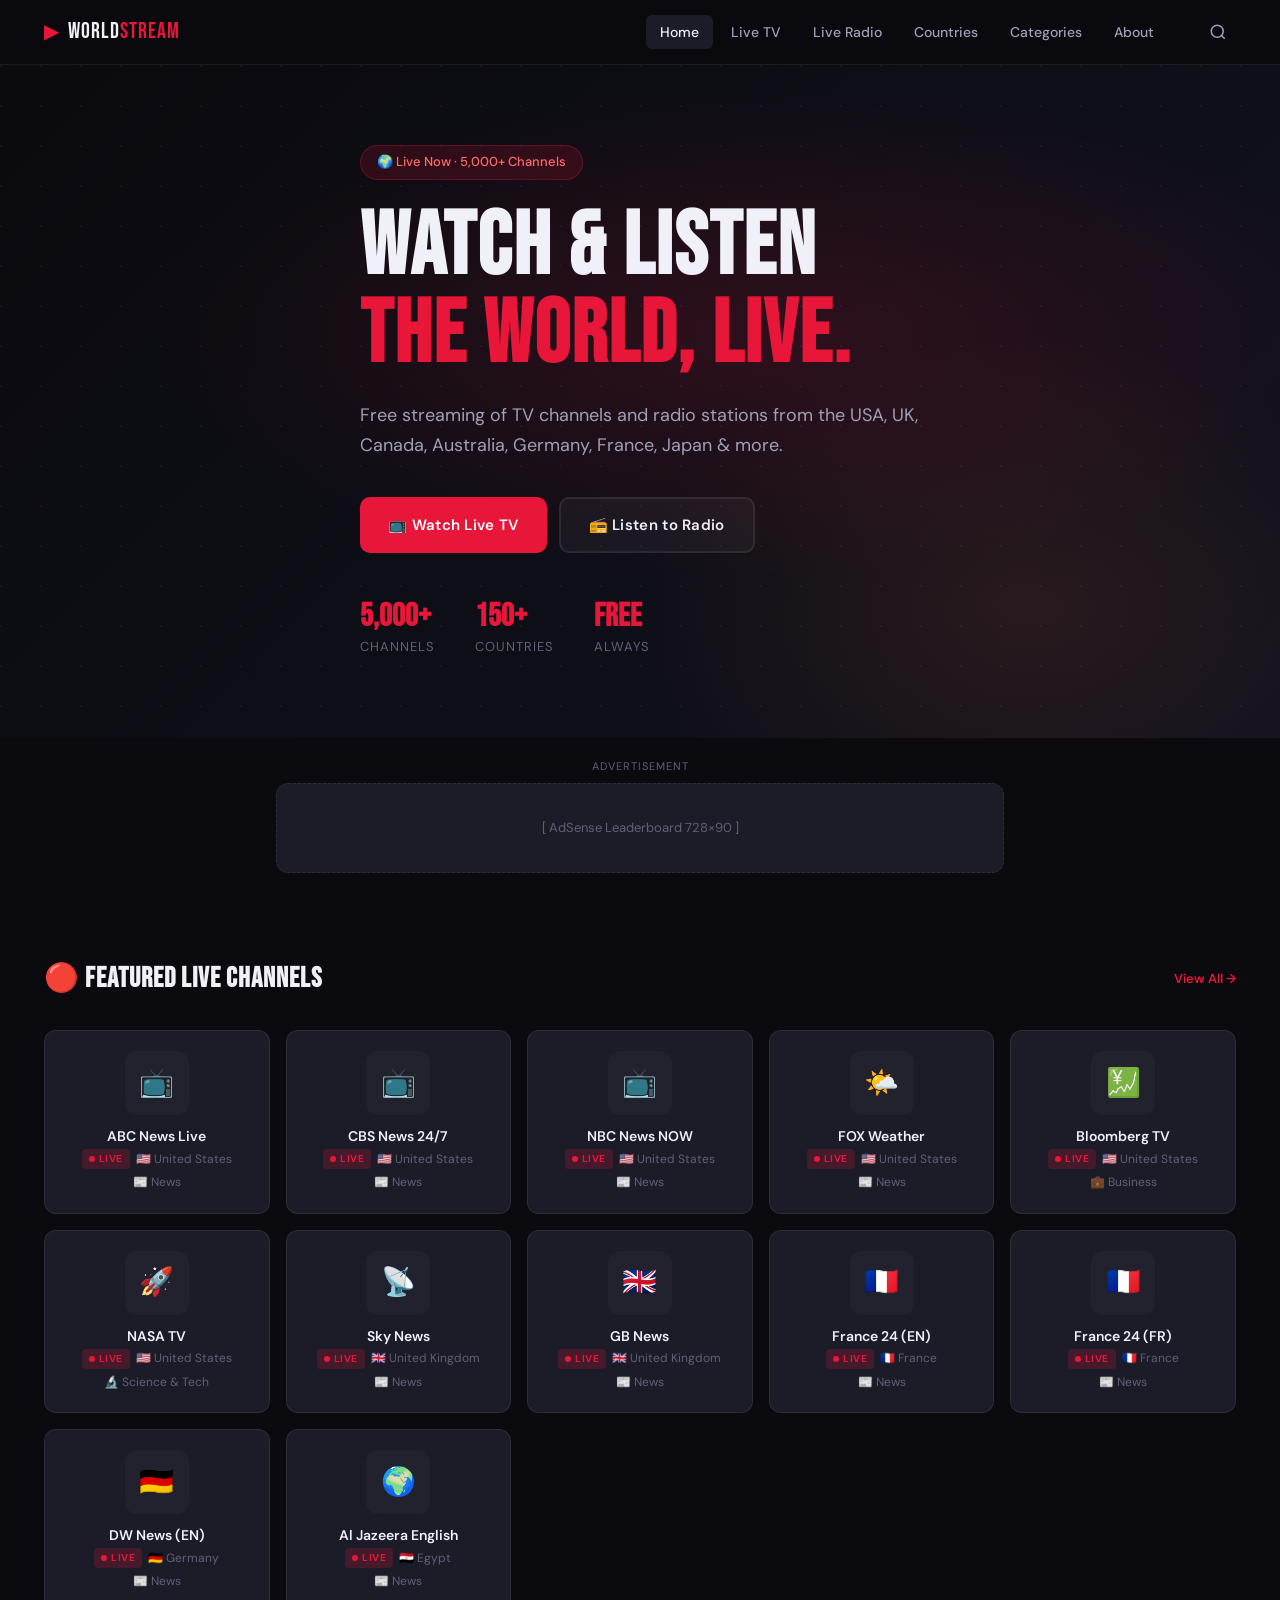
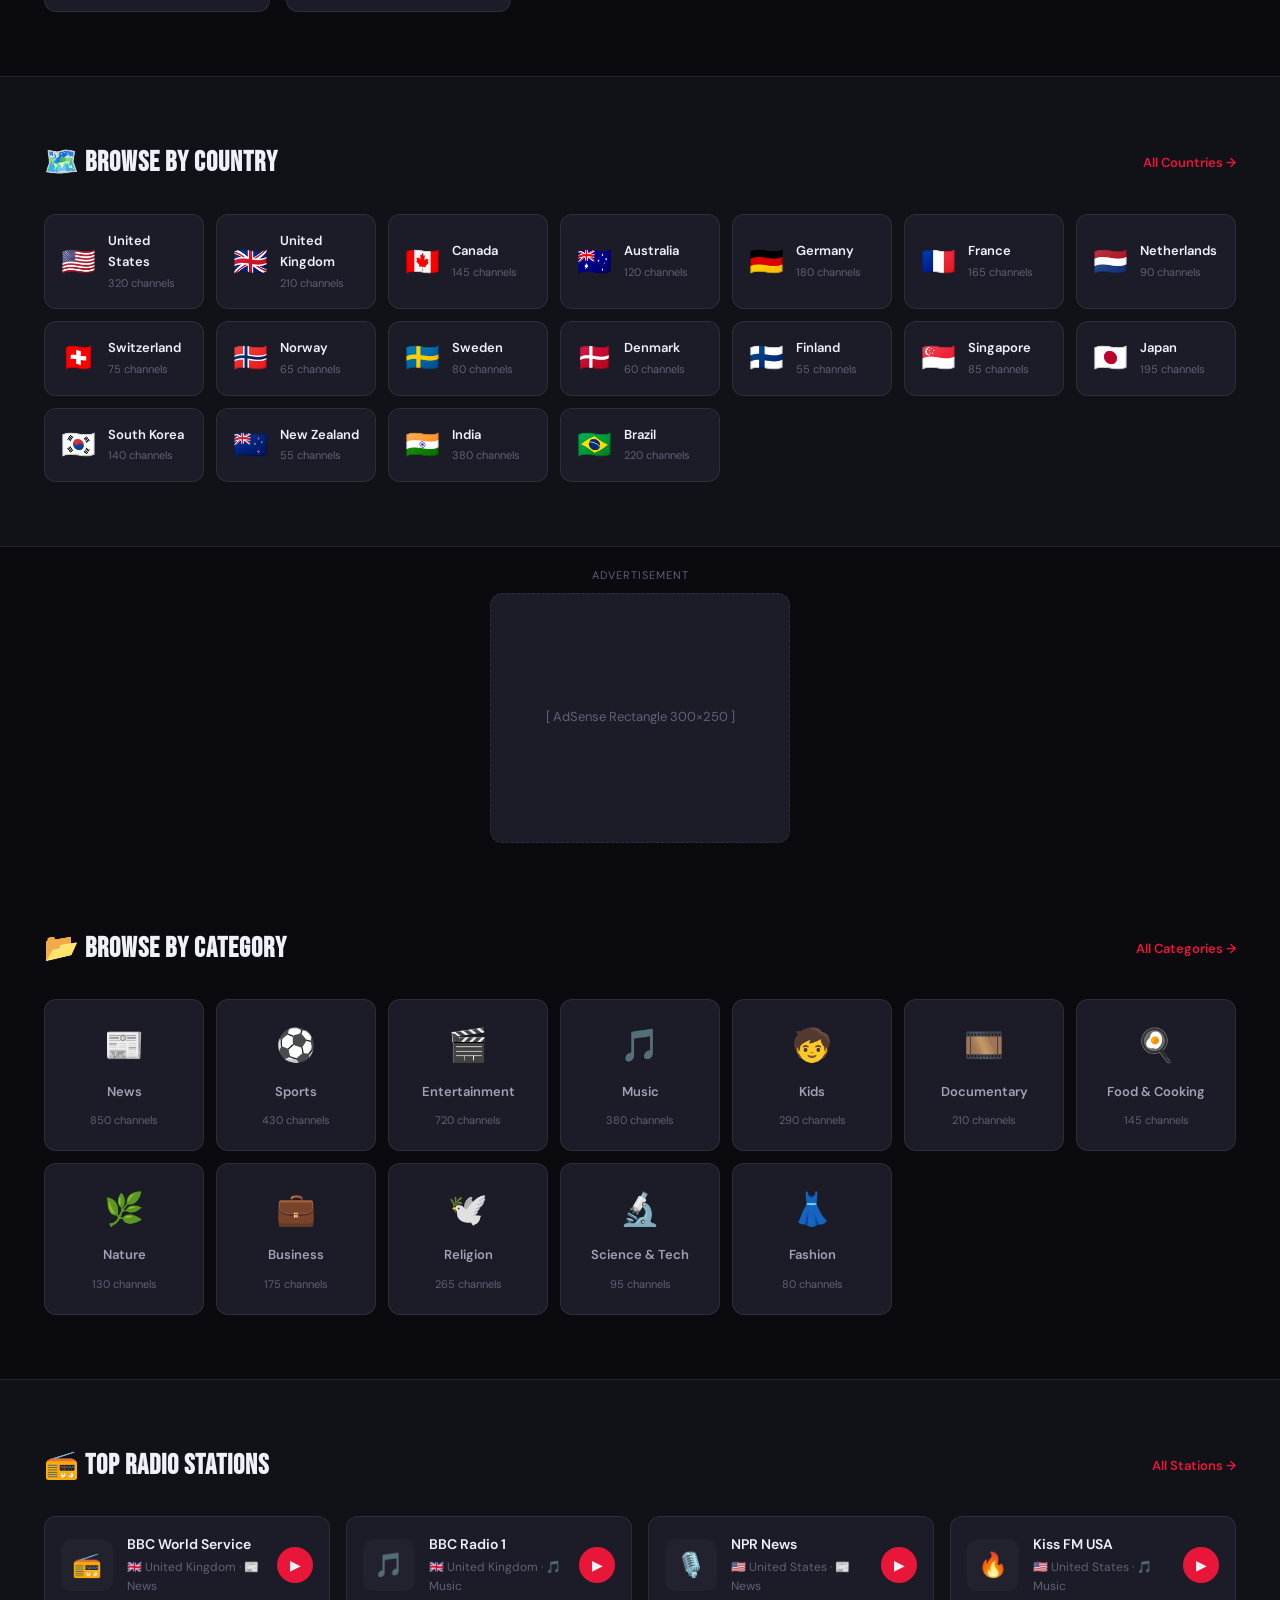
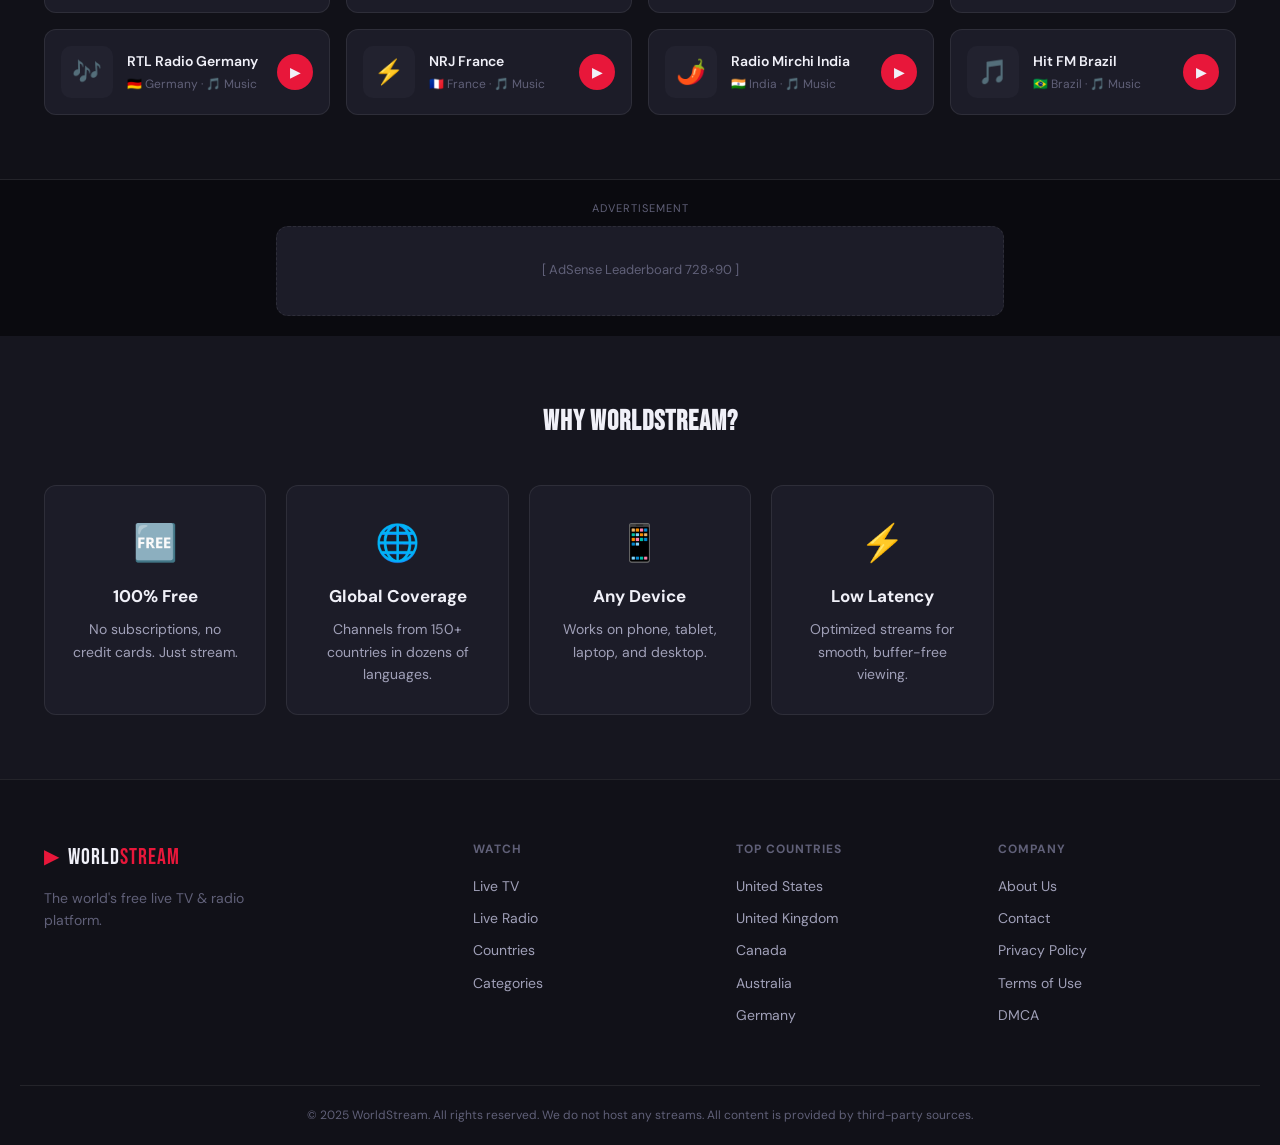
<file: index.html>
<!DOCTYPE html>
<html lang="en">
<head>
  <meta charset="UTF-8" />
  <meta name="viewport" content="width=device-width, initial-scale=1.0" />
  <title>WorldStream – Live TV & Radio from Around the Globe</title>
  <meta name="description" content="Watch and listen to live TV channels and radio stations from every country. Free streaming of news, entertainment, sports, and music worldwide." />
  <meta name="keywords" content="live tv, live radio, world tv, international channels, online tv, free streaming, news live, sports live" />
  <meta property="og:title" content="WorldStream – Live TV & Radio from Around the Globe" />
  <meta property="og:description" content="Stream thousands of live TV and radio stations from top countries worldwide." />
  <meta property="og:type" content="website" />
  <meta property="og:url" content="https://worldstream.tv" />
  <meta name="robots" content="index, follow" />
  <link rel="canonical" href="https://worldstream.tv/" />
  <!-- Google Fonts -->
  <link href="https://fonts.googleapis.com/css2?family=Bebas+Neue&family=DM+Sans:ital,wght@0,300;0,400;0,500;0,700;1,400&display=swap" rel="stylesheet" />
  <link rel="stylesheet" href="css/style.css" />
  <!-- AdSense placeholder -->
  <!-- <script async src="https://pagead2.googlesyndication.com/pagead/js/adsbygoogle.js?client=ca-pub-XXXXXXXXXXXXXXXX" crossorigin="anonymous"></script> -->
</head>
<body>

<!-- ===== HEADER ===== -->
<header class="site-header">
  <div class="container header-inner">
    <a href="index.html" class="logo">
      <span class="logo-icon">▶</span>
      <span class="logo-text">World<em>Stream</em></span>
    </a>
    <nav class="main-nav" id="mainNav">
      <a href="index.html" class="nav-link active">Home</a>
      <a href="pages/tv.html" class="nav-link">Live TV</a>
      <a href="pages/radio.html" class="nav-link">Live Radio</a>
      <a href="pages/countries.html" class="nav-link">Countries</a>
      <a href="pages/categories.html" class="nav-link">Categories</a>
      <a href="pages/about.html" class="nav-link">About</a>
    </nav>
    <div class="header-actions">
      <button class="search-btn" id="searchToggle" aria-label="Search">
        <svg width="18" height="18" viewBox="0 0 24 24" fill="none" stroke="currentColor" stroke-width="2"><circle cx="11" cy="11" r="8"/><line x1="21" y1="21" x2="16.65" y2="16.65"/></svg>
      </button>
      <button class="hamburger" id="hamburger" aria-label="Menu">
        <span></span><span></span><span></span>
      </button>
    </div>
  </div>
  <!-- Search Bar -->
  <div class="search-bar" id="searchBar">
    <div class="container">
      <input type="text" id="searchInput" placeholder="Search channels, stations, countries…" />
      <button class="close-search" id="closeSearch">✕</button>
    </div>
  </div>
</header>

<!-- ===== HERO ===== -->
<section class="hero">
  <div class="hero-bg"></div>
  <div class="container hero-content">
    <div class="hero-badge">🌍 Live Now · 5,000+ Channels</div>
    <h1 class="hero-title">Watch & Listen<br/><span>The World, Live.</span></h1>
    <p class="hero-sub">Free streaming of TV channels and radio stations from the USA, UK, Canada, Australia, Germany, France, Japan & more.</p>
    <div class="hero-cta">
      <a href="pages/tv.html" class="btn btn-primary">📺 Watch Live TV</a>
      <a href="pages/radio.html" class="btn btn-outline">📻 Listen to Radio</a>
    </div>
    <div class="hero-stats">
      <div class="stat"><strong>5,000+</strong><span>Channels</span></div>
      <div class="stat"><strong>150+</strong><span>Countries</span></div>
      <div class="stat"><strong>Free</strong><span>Always</span></div>
    </div>
  </div>
</section>

<!-- ===== AD UNIT TOP ===== -->
<div class="ad-container container">
  <div class="ad-label">Advertisement</div>
  <div class="ad-unit ad-leaderboard">
    <!-- AdSense: 728x90 Leaderboard -->
    <!-- <ins class="adsbygoogle" style="display:block" data-ad-client="ca-pub-XXXX" data-ad-slot="XXXX" data-ad-format="auto"></ins> -->
    <div class="ad-placeholder">[ AdSense Leaderboard 728×90 ]</div>
  </div>
</div>

<!-- ===== FEATURED CHANNELS ===== -->
<section class="section">
  <div class="container">
    <div class="section-header">
      <h2 class="section-title">🔴 Featured Live Channels</h2>
      <a href="pages/tv.html" class="see-all">View All →</a>
    </div>
    <div class="channels-grid" id="featuredChannels"></div>
  </div>
</section>

<!-- ===== TOP COUNTRIES ===== -->
<section class="section section-dark">
  <div class="container">
    <div class="section-header">
      <h2 class="section-title">🗺️ Browse by Country</h2>
      <a href="pages/countries.html" class="see-all">All Countries →</a>
    </div>
    <div class="countries-grid" id="countriesGrid"></div>
  </div>
</section>

<!-- ===== AD UNIT MID ===== -->
<div class="ad-container container">
  <div class="ad-label">Advertisement</div>
  <div class="ad-unit ad-rectangle">
    <div class="ad-placeholder">[ AdSense Rectangle 300×250 ]</div>
  </div>
</div>

<!-- ===== CATEGORIES ===== -->
<section class="section">
  <div class="container">
    <div class="section-header">
      <h2 class="section-title">📂 Browse by Category</h2>
      <a href="pages/categories.html" class="see-all">All Categories →</a>
    </div>
    <div class="categories-grid" id="categoriesGrid"></div>
  </div>
</section>

<!-- ===== FEATURED RADIO ===== -->
<section class="section section-dark">
  <div class="container">
    <div class="section-header">
      <h2 class="section-title">📻 Top Radio Stations</h2>
      <a href="pages/radio.html" class="see-all">All Stations →</a>
    </div>
    <div class="radio-grid" id="radioGrid"></div>
  </div>
</section>

<!-- ===== AD UNIT BOTTOM ===== -->
<div class="ad-container container">
  <div class="ad-label">Advertisement</div>
  <div class="ad-unit ad-leaderboard">
    <div class="ad-placeholder">[ AdSense Leaderboard 728×90 ]</div>
  </div>
</div>

<!-- ===== WHY US ===== -->
<section class="section features-section">
  <div class="container">
    <h2 class="section-title text-center">Why WorldStream?</h2>
    <div class="features-grid">
      <div class="feature-card">
        <div class="feature-icon">🆓</div>
        <h3>100% Free</h3>
        <p>No subscriptions, no credit cards. Just stream.</p>
      </div>
      <div class="feature-card">
        <div class="feature-icon">🌐</div>
        <h3>Global Coverage</h3>
        <p>Channels from 150+ countries in dozens of languages.</p>
      </div>
      <div class="feature-card">
        <div class="feature-icon">📱</div>
        <h3>Any Device</h3>
        <p>Works on phone, tablet, laptop, and desktop.</p>
      </div>
      <div class="feature-card">
        <div class="feature-icon">⚡</div>
        <h3>Low Latency</h3>
        <p>Optimized streams for smooth, buffer-free viewing.</p>
      </div>
    </div>
  </div>
</section>

<!-- ===== FOOTER ===== -->
<footer class="site-footer">
  <div class="container footer-inner">
    <div class="footer-brand">
      <a href="index.html" class="logo">
        <span class="logo-icon">▶</span>
        <span class="logo-text">World<em>Stream</em></span>
      </a>
      <p>The world's free live TV & radio platform.</p>
    </div>
    <div class="footer-links">
      <div class="footer-col">
        <h4>Watch</h4>
        <a href="pages/tv.html">Live TV</a>
        <a href="pages/radio.html">Live Radio</a>
        <a href="pages/countries.html">Countries</a>
        <a href="pages/categories.html">Categories</a>
      </div>
      <div class="footer-col">
        <h4>Top Countries</h4>
        <a href="pages/country.html?c=us">United States</a>
        <a href="pages/country.html?c=uk">United Kingdom</a>
        <a href="pages/country.html?c=ca">Canada</a>
        <a href="pages/country.html?c=au">Australia</a>
        <a href="pages/country.html?c=de">Germany</a>
      </div>
      <div class="footer-col">
        <h4>Company</h4>
        <a href="pages/about.html">About Us</a>
        <a href="pages/contact.html">Contact</a>
        <a href="pages/privacy.html">Privacy Policy</a>
        <a href="pages/terms.html">Terms of Use</a>
        <a href="pages/dmca.html">DMCA</a>
      </div>
    </div>
  </div>
  <div class="footer-bottom container">
    <p>© 2025 WorldStream. All rights reserved. We do not host any streams. All content is provided by third-party sources.</p>
  </div>
</footer>

<!-- ===== PLAYER MODAL ===== -->
<div class="player-modal" id="playerModal">
  <div class="player-overlay" id="playerOverlay"></div>
  <div class="player-box">
    <div class="player-header">
      <span class="player-title" id="playerTitle">Channel Name</span>
      <button class="player-close" id="playerClose">✕</button>
    </div>
    <div class="player-body" id="playerBody">
      <iframe id="playerIframe" src="" allowfullscreen allow="autoplay; encrypted-media"></iframe>
    </div>
    <div class="player-footer">
      <span id="playerCountry"></span>
      <span id="playerCategory"></span>
    </div>
  </div>
</div>

<script src="js/data.js"></script>
<script src="js/main.js"></script>
</body>
</html>
</file>
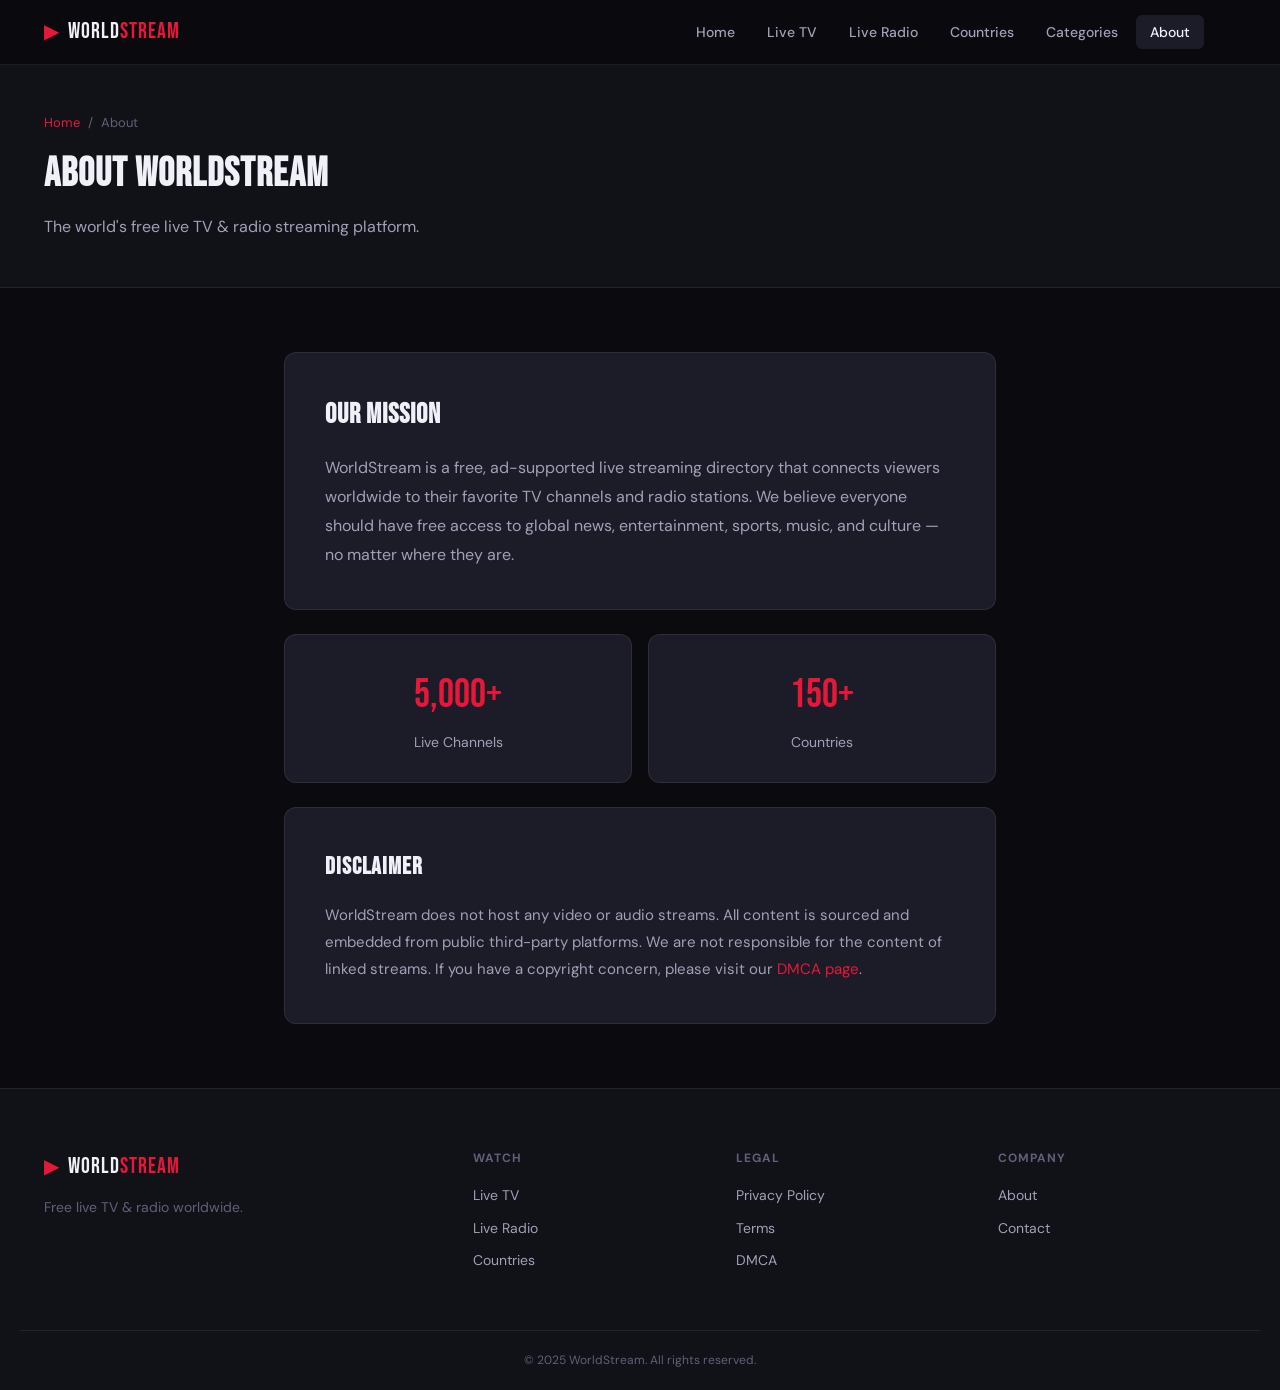
<file: pages/about.html>
<!DOCTYPE html>
<html lang="en">
<head>
  <meta charset="UTF-8" />
  <meta name="viewport" content="width=device-width, initial-scale=1.0" />
  <title>About WorldStream – Free Live TV & Radio</title>
  <meta name="description" content="Learn about WorldStream, the free global live TV and radio platform streaming from 150+ countries." />
  <link href="https://fonts.googleapis.com/css2?family=Bebas+Neue&family=DM+Sans:wght@300;400;500;700&display=swap" rel="stylesheet" />
  <link rel="stylesheet" href="../css/style.css" />
</head>
<body>
<header class="site-header">
  <div class="container header-inner">
    <a href="../index.html" class="logo"><span class="logo-icon">▶</span><span class="logo-text">World<em>Stream</em></span></a>
    <nav class="main-nav" id="mainNav">
      <a href="../index.html" class="nav-link">Home</a>
      <a href="tv.html" class="nav-link">Live TV</a>
      <a href="radio.html" class="nav-link">Live Radio</a>
      <a href="countries.html" class="nav-link">Countries</a>
      <a href="categories.html" class="nav-link">Categories</a>
      <a href="about.html" class="nav-link active">About</a>
    </nav>
    <div class="header-actions">
      <button class="hamburger" id="hamburger"><span></span><span></span><span></span></button>
    </div>
  </div>
</header>

<section class="page-hero">
  <div class="container">
    <div class="breadcrumb"><a href="../index.html">Home</a> <span>/</span> <span>About</span></div>
    <h1>About WorldStream</h1>
    <p>The world's free live TV & radio streaming platform.</p>
  </div>
</section>

<section class="section">
  <div class="container" style="max-width:760px;">
    <div style="background:var(--surface);border:1px solid var(--border);border-radius:var(--radius);padding:40px;margin-bottom:24px;">
      <h2 style="font-family:var(--font-display);font-size:28px;letter-spacing:1px;margin-bottom:16px;">Our Mission</h2>
      <p style="color:var(--text2);line-height:1.8;font-size:16px;">WorldStream is a free, ad-supported live streaming directory that connects viewers worldwide to their favorite TV channels and radio stations. We believe everyone should have free access to global news, entertainment, sports, music, and culture — no matter where they are.</p>
    </div>
    <div style="display:grid;grid-template-columns:1fr 1fr;gap:16px;margin-bottom:24px;">
      <div style="background:var(--surface);border:1px solid var(--border);border-radius:var(--radius);padding:28px;text-align:center;">
        <div style="font-family:var(--font-display);font-size:40px;color:var(--accent);">5,000+</div>
        <div style="font-size:14px;color:var(--text2);margin-top:4px;">Live Channels</div>
      </div>
      <div style="background:var(--surface);border:1px solid var(--border);border-radius:var(--radius);padding:28px;text-align:center;">
        <div style="font-family:var(--font-display);font-size:40px;color:var(--accent);">150+</div>
        <div style="font-size:14px;color:var(--text2);margin-top:4px;">Countries</div>
      </div>
    </div>
    <div style="background:var(--surface);border:1px solid var(--border);border-radius:var(--radius);padding:40px;">
      <h2 style="font-family:var(--font-display);font-size:24px;letter-spacing:1px;margin-bottom:16px;">Disclaimer</h2>
      <p style="color:var(--text2);line-height:1.8;font-size:15px;">WorldStream does not host any video or audio streams. All content is sourced and embedded from public third-party platforms. We are not responsible for the content of linked streams. If you have a copyright concern, please visit our <a href="dmca.html" style="color:var(--accent);">DMCA page</a>.</p>
    </div>
  </div>
</section>

<footer class="site-footer">
  <div class="container footer-inner">
    <div class="footer-brand"><a href="../index.html" class="logo"><span class="logo-icon">▶</span><span class="logo-text">World<em>Stream</em></span></a><p>Free live TV & radio worldwide.</p></div>
    <div class="footer-links">
      <div class="footer-col"><h4>Watch</h4><a href="tv.html">Live TV</a><a href="radio.html">Live Radio</a><a href="countries.html">Countries</a></div>
      <div class="footer-col"><h4>Legal</h4><a href="privacy.html">Privacy Policy</a><a href="terms.html">Terms</a><a href="dmca.html">DMCA</a></div>
      <div class="footer-col"><h4>Company</h4><a href="about.html">About</a><a href="contact.html">Contact</a></div>
    </div>
  </div>
  <div class="footer-bottom container"><p>© 2025 WorldStream. All rights reserved.</p></div>
</footer>
<script src="../js/data.js"></script>
<script src="../js/main.js"></script>
</body>
</html>
</file>
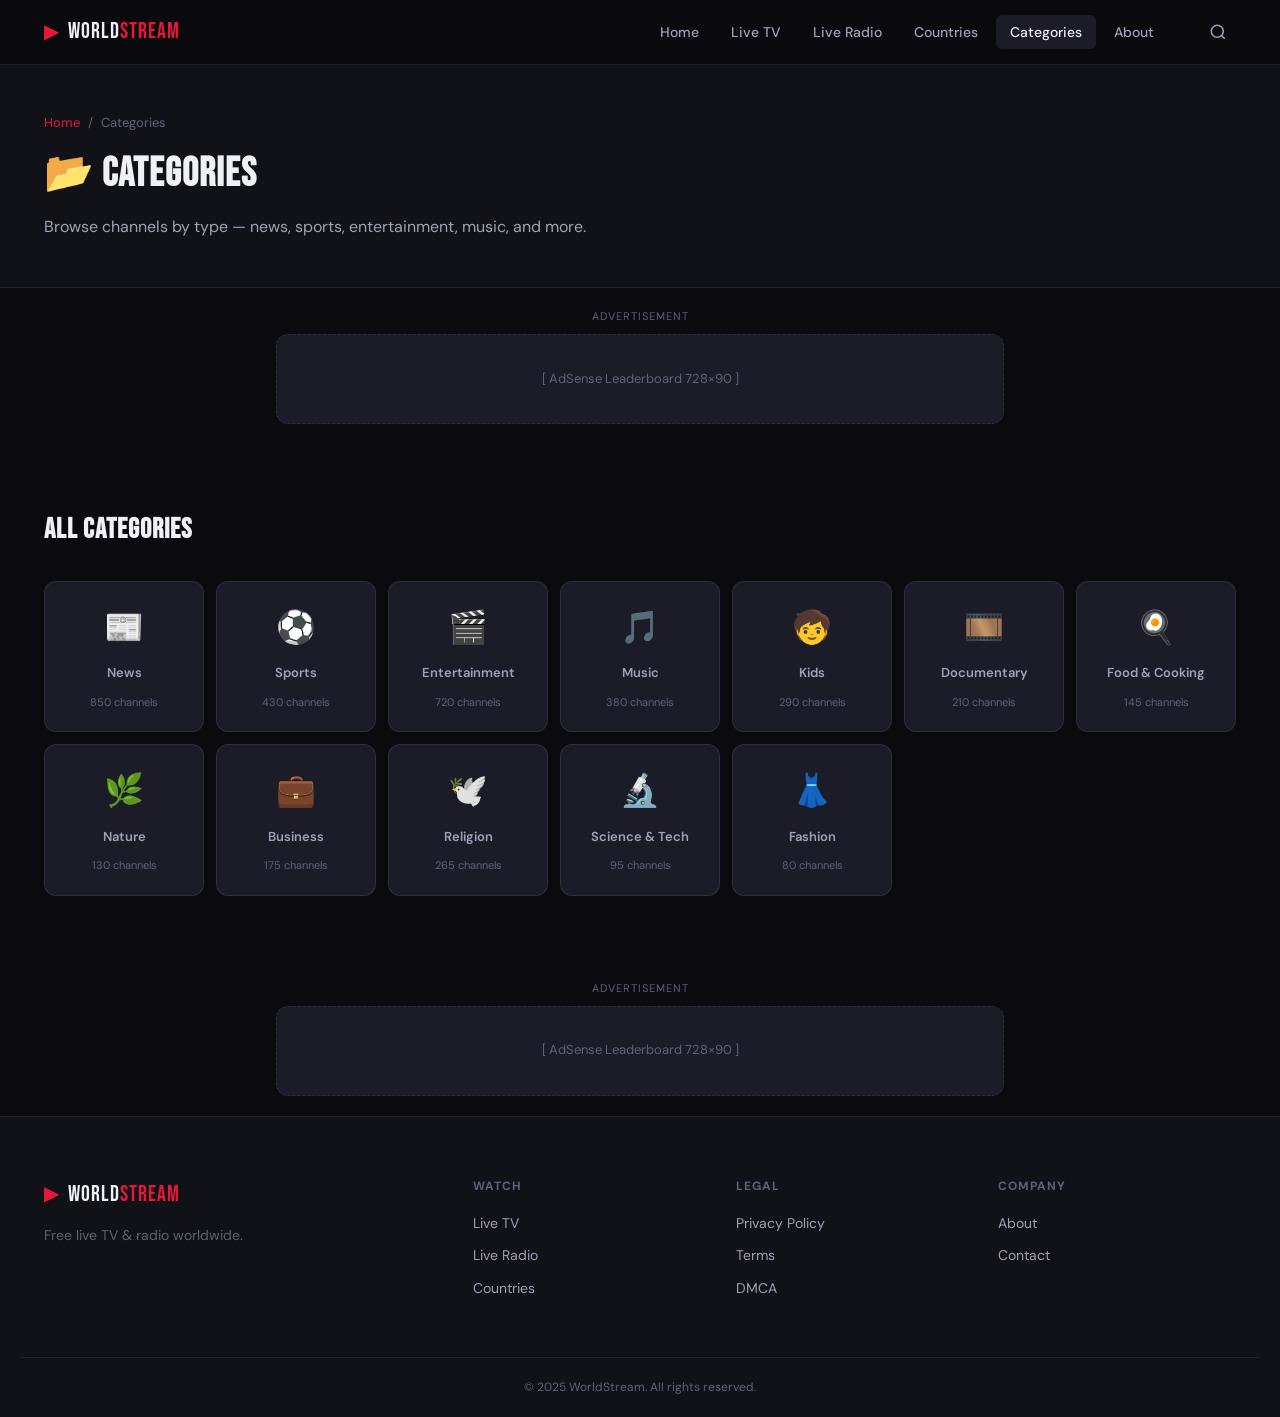
<file: pages/categories.html>
<!DOCTYPE html>
<html lang="en">
<head>
  <meta charset="UTF-8" />
  <meta name="viewport" content="width=device-width, initial-scale=1.0" />
  <title>Browse by Category – WorldStream</title>
  <meta name="description" content="Browse live TV channels by category: News, Sports, Entertainment, Music, Kids, Documentary, Business and more on WorldStream." />
  <link href="https://fonts.googleapis.com/css2?family=Bebas+Neue&family=DM+Sans:wght@300;400;500;700&display=swap" rel="stylesheet" />
  <link rel="stylesheet" href="../css/style.css" />
</head>
<body>
<header class="site-header">
  <div class="container header-inner">
    <a href="../index.html" class="logo"><span class="logo-icon">▶</span><span class="logo-text">World<em>Stream</em></span></a>
    <nav class="main-nav" id="mainNav">
      <a href="../index.html" class="nav-link">Home</a>
      <a href="tv.html" class="nav-link">Live TV</a>
      <a href="radio.html" class="nav-link">Live Radio</a>
      <a href="countries.html" class="nav-link">Countries</a>
      <a href="categories.html" class="nav-link active">Categories</a>
      <a href="about.html" class="nav-link">About</a>
    </nav>
    <div class="header-actions">
      <button class="search-btn" id="searchToggle"><svg width="18" height="18" viewBox="0 0 24 24" fill="none" stroke="currentColor" stroke-width="2"><circle cx="11" cy="11" r="8"/><line x1="21" y1="21" x2="16.65" y2="16.65"/></svg></button>
      <button class="hamburger" id="hamburger"><span></span><span></span><span></span></button>
    </div>
  </div>
  <div class="search-bar" id="searchBar"><div class="container"><input type="text" id="searchInput" placeholder="Search…" /><button class="close-search" id="closeSearch">✕</button></div></div>
</header>

<section class="page-hero">
  <div class="container">
    <div class="breadcrumb"><a href="../index.html">Home</a> <span>/</span> <span id="catTitle">Categories</span></div>
    <h1 id="catTitle">📂 Categories</h1>
    <p>Browse channels by type — news, sports, entertainment, music, and more.</p>
  </div>
</section>

<div class="ad-container container">
  <div class="ad-label">Advertisement</div>
  <div class="ad-unit ad-leaderboard"><div class="ad-placeholder">[ AdSense Leaderboard 728×90 ]</div></div>
</div>

<section class="section">
  <div class="container">
    <div class="section-header"><h2 class="section-title">All Categories</h2></div>
    <div class="categories-grid" id="allCatsGrid" style="grid-template-columns:repeat(auto-fill,minmax(160px,1fr));"></div>
  </div>
</section>

<section class="section section-dark" id="catChannelsSection" style="display:none;">
  <div class="container">
    <div class="section-header"><h2 class="section-title" id="catChannelsTitle">Channels</h2></div>
    <div class="channels-grid" id="catGrid"></div>
  </div>
</section>

<div class="ad-container container">
  <div class="ad-label">Advertisement</div>
  <div class="ad-unit ad-leaderboard"><div class="ad-placeholder">[ AdSense Leaderboard 728×90 ]</div></div>
</div>

<footer class="site-footer">
  <div class="container footer-inner">
    <div class="footer-brand"><a href="../index.html" class="logo"><span class="logo-icon">▶</span><span class="logo-text">World<em>Stream</em></span></a><p>Free live TV & radio worldwide.</p></div>
    <div class="footer-links">
      <div class="footer-col"><h4>Watch</h4><a href="tv.html">Live TV</a><a href="radio.html">Live Radio</a><a href="countries.html">Countries</a></div>
      <div class="footer-col"><h4>Legal</h4><a href="privacy.html">Privacy Policy</a><a href="terms.html">Terms</a><a href="dmca.html">DMCA</a></div>
      <div class="footer-col"><h4>Company</h4><a href="about.html">About</a><a href="contact.html">Contact</a></div>
    </div>
  </div>
  <div class="footer-bottom container"><p>© 2025 WorldStream. All rights reserved.</p></div>
</footer>

<div class="player-modal" id="playerModal">
  <div class="player-overlay" id="playerOverlay"></div>
  <div class="player-box">
    <div class="player-header"><span class="player-title" id="playerTitle"></span><button class="player-close" id="playerClose">✕</button></div>
    <div class="player-body" id="playerBody"></div>
    <div class="player-footer"><span id="playerCountry"></span><span id="playerCategory"></span></div>
  </div>
</div>

<script src="../js/data.js"></script>
<script src="../js/main.js"></script>
<script>
  // Show category channels section if a cat param is present
  const catParam = new URLSearchParams(window.location.search).get('cat');
  if (catParam) {
    document.getElementById('catChannelsSection').style.display = 'block';
    const cat = CATEGORIES.find(c => c.id === catParam);
    if (cat) document.getElementById('catChannelsTitle').textContent = `${cat.icon} ${cat.name} Channels`;
  }
</script>
</body>
</html>
</file>
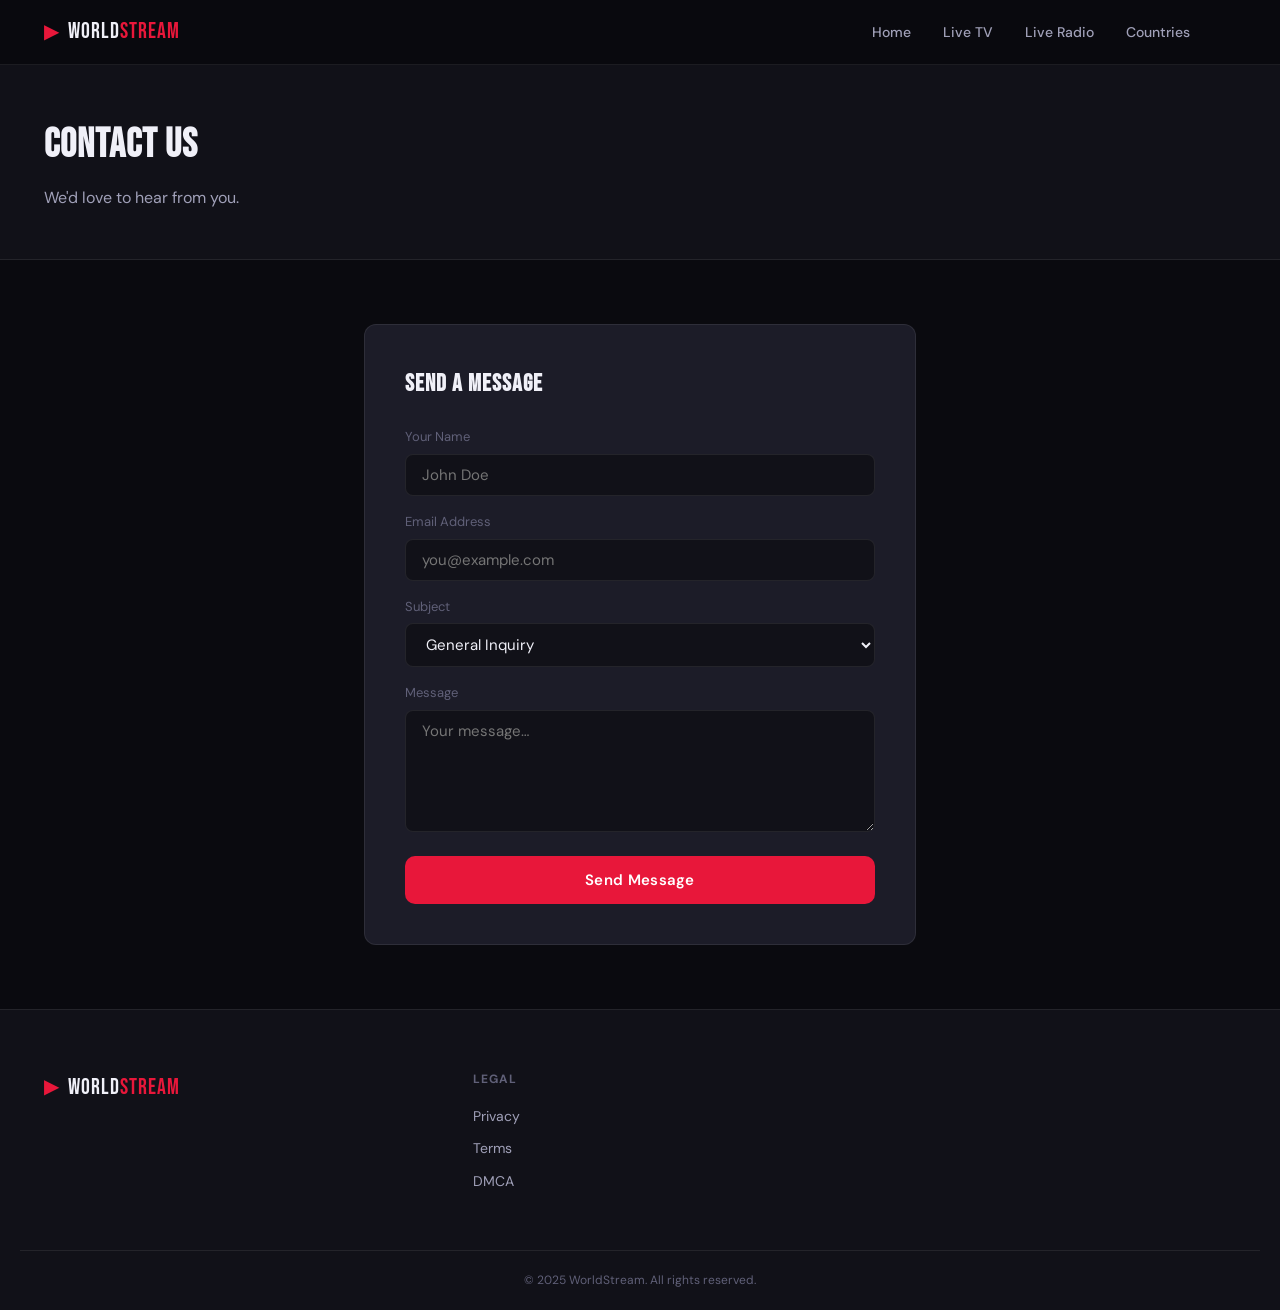
<file: pages/contact.html>
<!DOCTYPE html>
<html lang="en">
<head>
  <meta charset="UTF-8" />
  <meta name="viewport" content="width=device-width, initial-scale=1.0" />
  <title>Contact Us – WorldStream</title>
  <link href="https://fonts.googleapis.com/css2?family=Bebas+Neue&family=DM+Sans:wght@300;400;500;700&display=swap" rel="stylesheet" />
  <link rel="stylesheet" href="../css/style.css" />
</head>
<body>
<header class="site-header">
  <div class="container header-inner">
    <a href="../index.html" class="logo"><span class="logo-icon">▶</span><span class="logo-text">World<em>Stream</em></span></a>
    <nav class="main-nav" id="mainNav">
      <a href="../index.html" class="nav-link">Home</a>
      <a href="tv.html" class="nav-link">Live TV</a>
      <a href="radio.html" class="nav-link">Live Radio</a>
      <a href="countries.html" class="nav-link">Countries</a>
    </nav>
    <div class="header-actions"><button class="hamburger" id="hamburger"><span></span><span></span><span></span></button></div>
  </div>
</header>

<section class="page-hero">
  <div class="container">
    <h1>Contact Us</h1>
    <p>We'd love to hear from you.</p>
  </div>
</section>

<section class="section">
  <div class="container" style="max-width:600px;">
    <div style="background:var(--surface);border:1px solid var(--border);border-radius:var(--radius);padding:40px;">
      <h2 style="font-family:var(--font-display);font-size:24px;letter-spacing:1px;margin-bottom:24px;">Send a Message</h2>
      <div style="display:flex;flex-direction:column;gap:16px;">
        <div>
          <label style="font-size:13px;color:var(--text3);display:block;margin-bottom:6px;">Your Name</label>
          <input type="text" placeholder="John Doe" style="width:100%;background:var(--bg2);border:1px solid var(--border);border-radius:8px;color:var(--text);font-family:var(--font-body);font-size:15px;padding:10px 16px;outline:none;" />
        </div>
        <div>
          <label style="font-size:13px;color:var(--text3);display:block;margin-bottom:6px;">Email Address</label>
          <input type="email" placeholder="you@example.com" style="width:100%;background:var(--bg2);border:1px solid var(--border);border-radius:8px;color:var(--text);font-family:var(--font-body);font-size:15px;padding:10px 16px;outline:none;" />
        </div>
        <div>
          <label style="font-size:13px;color:var(--text3);display:block;margin-bottom:6px;">Subject</label>
          <select style="width:100%;background:var(--bg2);border:1px solid var(--border);border-radius:8px;color:var(--text);font-family:var(--font-body);font-size:15px;padding:10px 16px;outline:none;">
            <option>General Inquiry</option>
            <option>Report Broken Stream</option>
            <option>Advertise with Us</option>
            <option>DMCA / Copyright</option>
            <option>Other</option>
          </select>
        </div>
        <div>
          <label style="font-size:13px;color:var(--text3);display:block;margin-bottom:6px;">Message</label>
          <textarea rows="5" placeholder="Your message…" style="width:100%;background:var(--bg2);border:1px solid var(--border);border-radius:8px;color:var(--text);font-family:var(--font-body);font-size:15px;padding:10px 16px;outline:none;resize:vertical;"></textarea>
        </div>
        <button class="btn btn-primary" style="width:100%;justify-content:center;" onclick="alert('Message sent! We\'ll respond within 24–48 hours.')">Send Message</button>
      </div>
    </div>
  </div>
</section>

<footer class="site-footer">
  <div class="container footer-inner">
    <div class="footer-brand"><a href="../index.html" class="logo"><span class="logo-icon">▶</span><span class="logo-text">World<em>Stream</em></span></a></div>
    <div class="footer-links">
      <div class="footer-col"><h4>Legal</h4><a href="privacy.html">Privacy</a><a href="terms.html">Terms</a><a href="dmca.html">DMCA</a></div>
    </div>
  </div>
  <div class="footer-bottom container"><p>© 2025 WorldStream. All rights reserved.</p></div>
</footer>
<script src="../js/data.js"></script>
<script src="../js/main.js"></script>
</body>
</html>
</file>
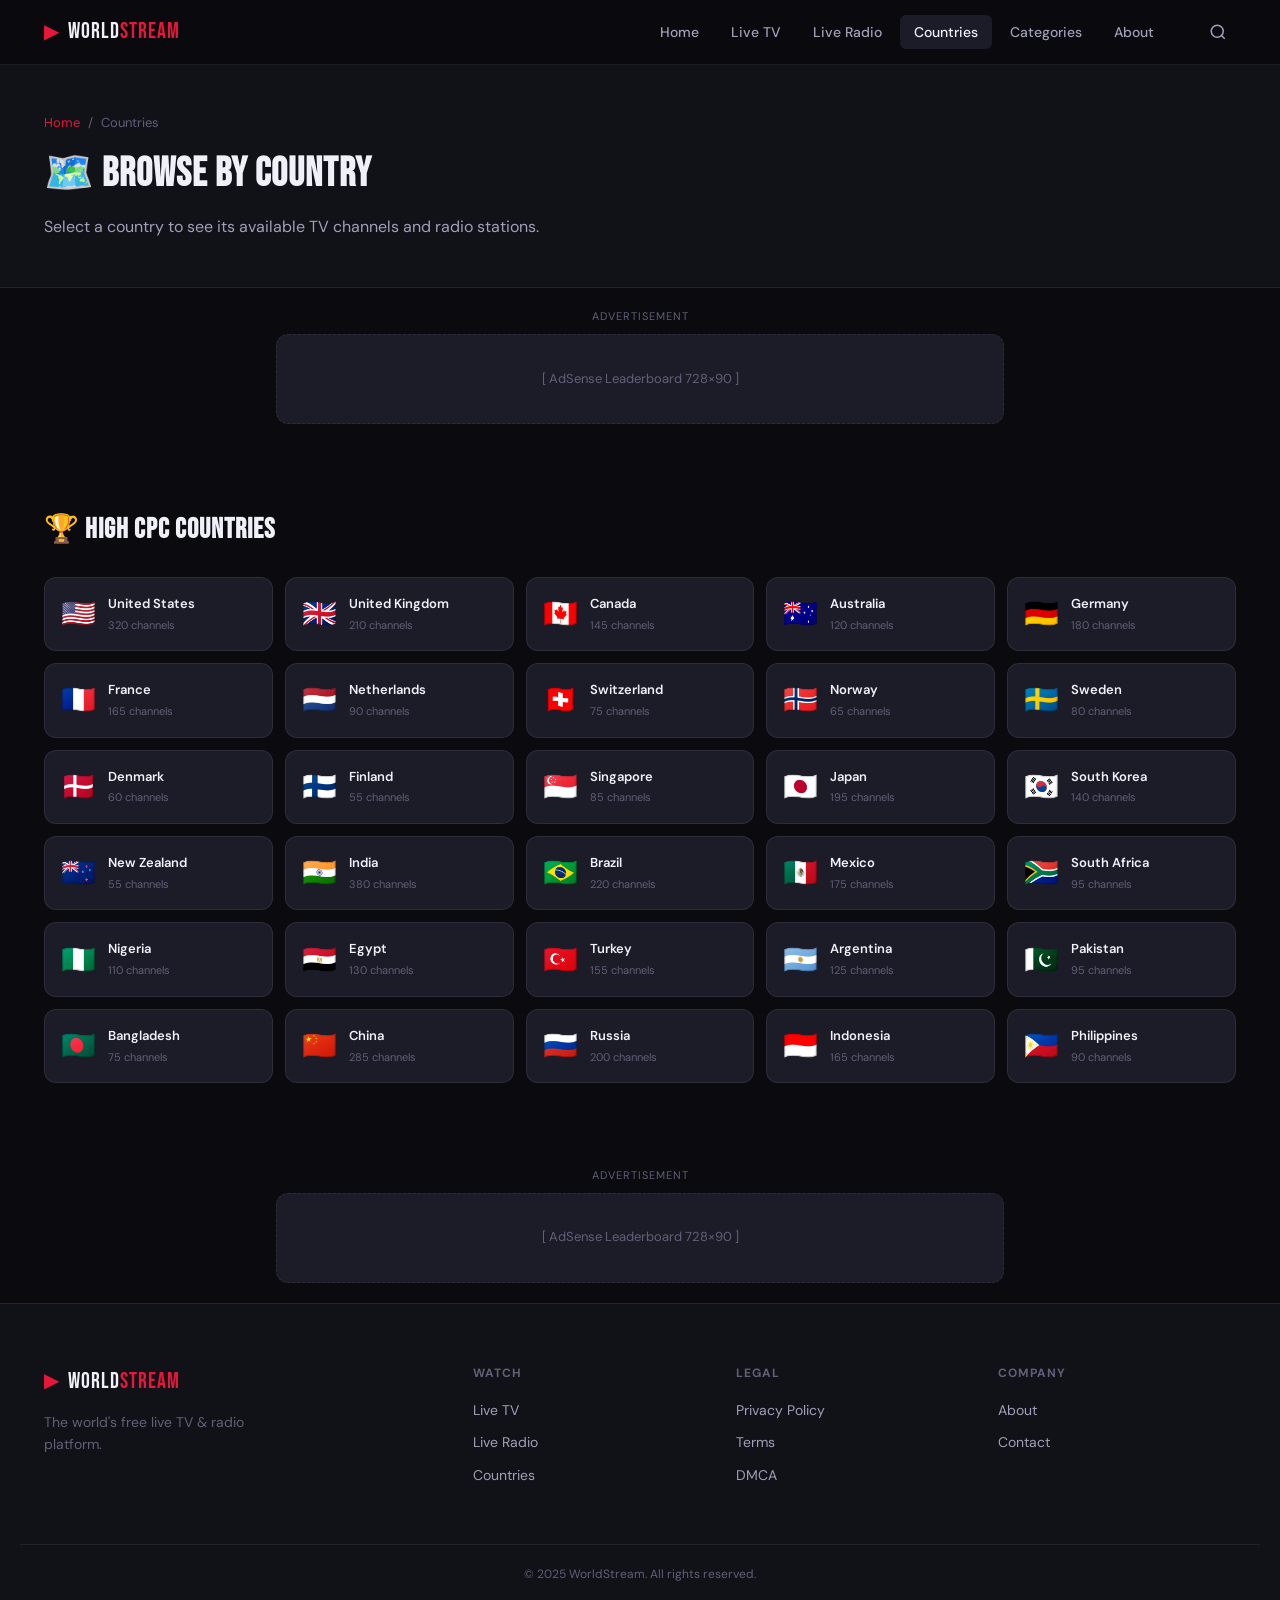
<file: pages/countries.html>
<!DOCTYPE html>
<html lang="en">
<head>
  <meta charset="UTF-8" />
  <meta name="viewport" content="width=device-width, initial-scale=1.0" />
  <title>Browse by Country – WorldStream</title>
  <meta name="description" content="Find TV channels and radio stations by country. Browse from 150+ countries including USA, UK, India, Germany, France, Australia, Japan." />
  <link href="https://fonts.googleapis.com/css2?family=Bebas+Neue&family=DM+Sans:wght@300;400;500;700&display=swap" rel="stylesheet" />
  <link rel="stylesheet" href="../css/style.css" />
</head>
<body>
<header class="site-header">
  <div class="container header-inner">
    <a href="../index.html" class="logo"><span class="logo-icon">▶</span><span class="logo-text">World<em>Stream</em></span></a>
    <nav class="main-nav" id="mainNav">
      <a href="../index.html" class="nav-link">Home</a>
      <a href="tv.html" class="nav-link">Live TV</a>
      <a href="radio.html" class="nav-link">Live Radio</a>
      <a href="countries.html" class="nav-link active">Countries</a>
      <a href="categories.html" class="nav-link">Categories</a>
      <a href="about.html" class="nav-link">About</a>
    </nav>
    <div class="header-actions">
      <button class="search-btn" id="searchToggle"><svg width="18" height="18" viewBox="0 0 24 24" fill="none" stroke="currentColor" stroke-width="2"><circle cx="11" cy="11" r="8"/><line x1="21" y1="21" x2="16.65" y2="16.65"/></svg></button>
      <button class="hamburger" id="hamburger"><span></span><span></span><span></span></button>
    </div>
  </div>
  <div class="search-bar" id="searchBar"><div class="container"><input type="text" id="searchInput" placeholder="Search…" /><button class="close-search" id="closeSearch">✕</button></div></div>
</header>

<section class="page-hero">
  <div class="container">
    <div class="breadcrumb"><a href="../index.html">Home</a> <span>/</span> <span>Countries</span></div>
    <h1>🗺️ Browse by Country</h1>
    <p>Select a country to see its available TV channels and radio stations.</p>
  </div>
</section>

<div class="ad-container container">
  <div class="ad-label">Advertisement</div>
  <div class="ad-unit ad-leaderboard"><div class="ad-placeholder">[ AdSense Leaderboard 728×90 ]</div></div>
</div>

<section class="section">
  <div class="container">
    <h2 class="section-title" style="margin-bottom:24px;">🏆 High CPC Countries</h2>
    <div class="countries-grid" id="allCountriesGrid" style="grid-template-columns:repeat(auto-fill,minmax(200px,1fr));"></div>
  </div>
</section>

<div class="ad-container container">
  <div class="ad-label">Advertisement</div>
  <div class="ad-unit ad-leaderboard"><div class="ad-placeholder">[ AdSense Leaderboard 728×90 ]</div></div>
</div>

<footer class="site-footer">
  <div class="container footer-inner">
    <div class="footer-brand"><a href="../index.html" class="logo"><span class="logo-icon">▶</span><span class="logo-text">World<em>Stream</em></span></a><p>The world's free live TV & radio platform.</p></div>
    <div class="footer-links">
      <div class="footer-col"><h4>Watch</h4><a href="tv.html">Live TV</a><a href="radio.html">Live Radio</a><a href="countries.html">Countries</a></div>
      <div class="footer-col"><h4>Legal</h4><a href="privacy.html">Privacy Policy</a><a href="terms.html">Terms</a><a href="dmca.html">DMCA</a></div>
      <div class="footer-col"><h4>Company</h4><a href="about.html">About</a><a href="contact.html">Contact</a></div>
    </div>
  </div>
  <div class="footer-bottom container"><p>© 2025 WorldStream. All rights reserved.</p></div>
</footer>

<div class="player-modal" id="playerModal">
  <div class="player-overlay" id="playerOverlay"></div>
  <div class="player-box">
    <div class="player-header"><span class="player-title" id="playerTitle"></span><button class="player-close" id="playerClose">✕</button></div>
    <div class="player-body" id="playerBody"></div>
    <div class="player-footer"><span id="playerCountry"></span><span id="playerCategory"></span></div>
  </div>
</div>

<script src="../js/data.js"></script>
<script src="../js/main.js"></script>
</body>
</html>
</file>
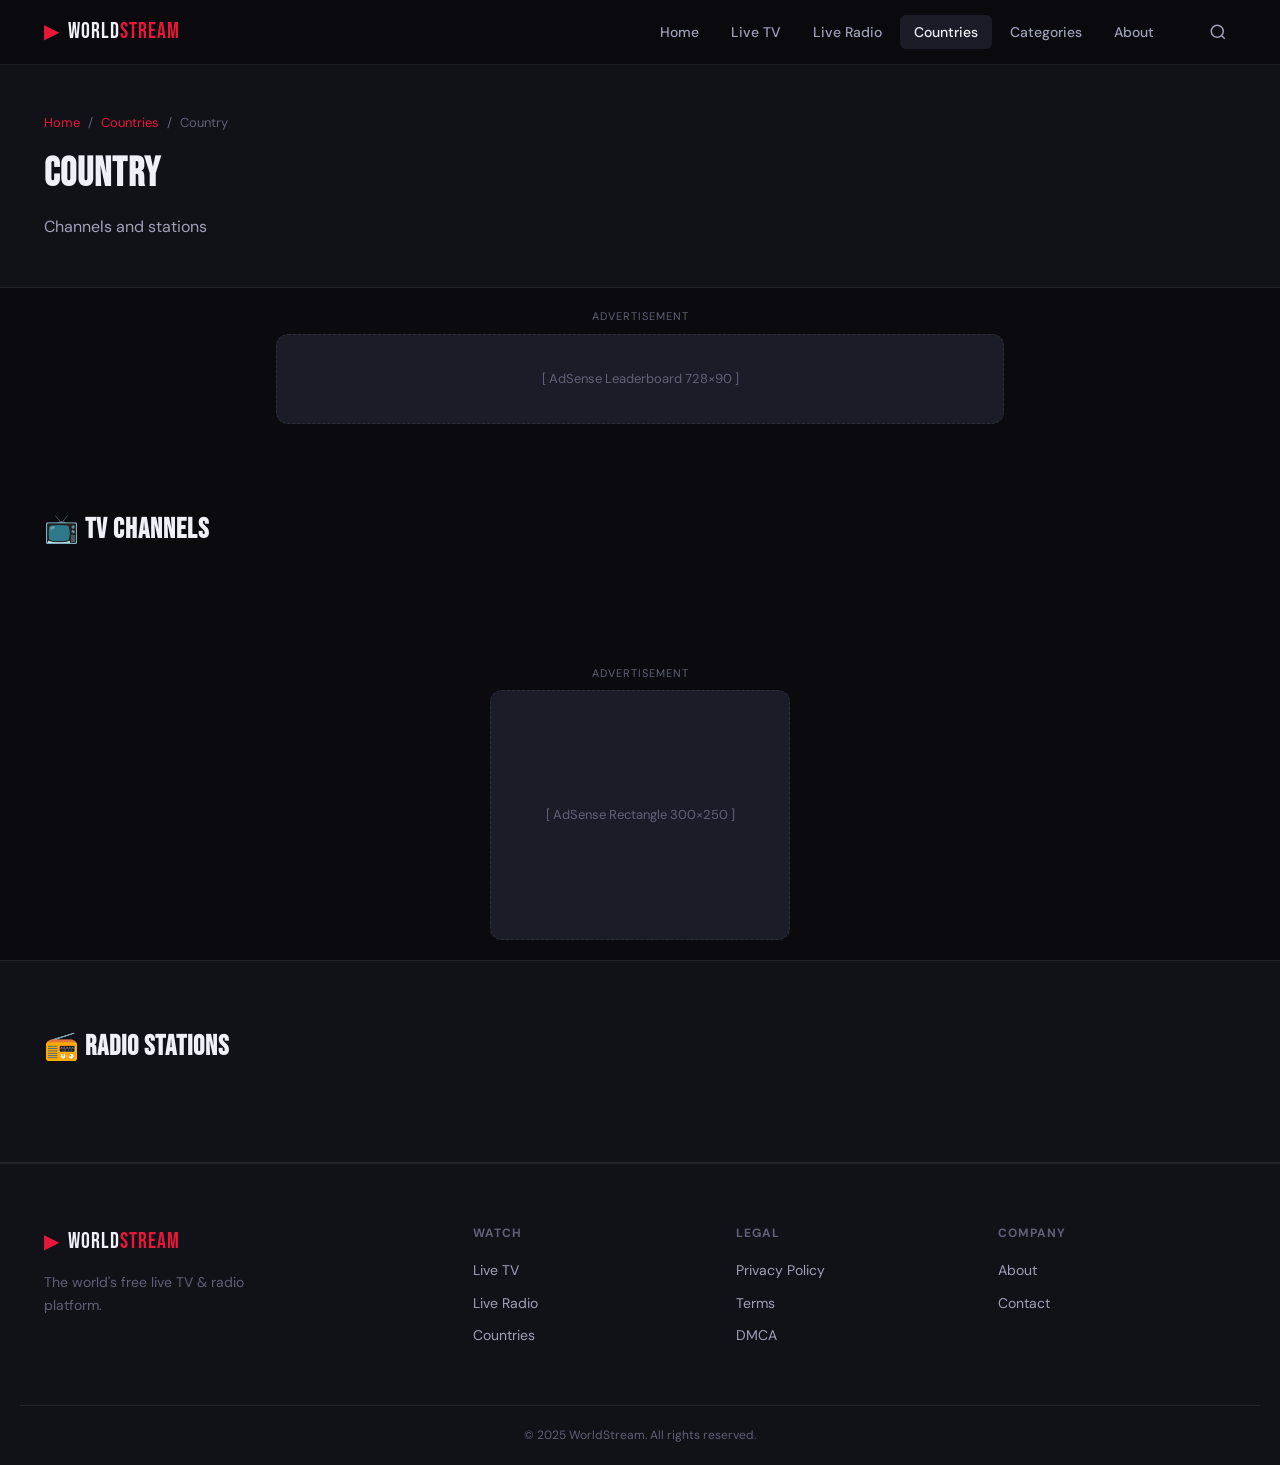
<file: pages/country.html>
<!DOCTYPE html>
<html lang="en">
<head>
  <meta charset="UTF-8" />
  <meta name="viewport" content="width=device-width, initial-scale=1.0" />
  <title id="pageTitle">Country – WorldStream</title>
  <meta name="description" content="Watch live TV and listen to radio from this country on WorldStream." />
  <link href="https://fonts.googleapis.com/css2?family=Bebas+Neue&family=DM+Sans:wght@300;400;500;700&display=swap" rel="stylesheet" />
  <link rel="stylesheet" href="../css/style.css" />
</head>
<body>
<header class="site-header">
  <div class="container header-inner">
    <a href="../index.html" class="logo"><span class="logo-icon">▶</span><span class="logo-text">World<em>Stream</em></span></a>
    <nav class="main-nav" id="mainNav">
      <a href="../index.html" class="nav-link">Home</a>
      <a href="tv.html" class="nav-link">Live TV</a>
      <a href="radio.html" class="nav-link">Live Radio</a>
      <a href="countries.html" class="nav-link active">Countries</a>
      <a href="categories.html" class="nav-link">Categories</a>
      <a href="about.html" class="nav-link">About</a>
    </nav>
    <div class="header-actions">
      <button class="search-btn" id="searchToggle"><svg width="18" height="18" viewBox="0 0 24 24" fill="none" stroke="currentColor" stroke-width="2"><circle cx="11" cy="11" r="8"/><line x1="21" y1="21" x2="16.65" y2="16.65"/></svg></button>
      <button class="hamburger" id="hamburger"><span></span><span></span><span></span></button>
    </div>
  </div>
  <div class="search-bar" id="searchBar"><div class="container"><input type="text" id="searchInput" placeholder="Search…" /><button class="close-search" id="closeSearch">✕</button></div></div>
</header>

<section class="page-hero">
  <div class="container">
    <div class="breadcrumb"><a href="../index.html">Home</a> <span>/</span> <a href="countries.html">Countries</a> <span>/</span> <span id="countryTitle">Country</span></div>
    <h1 id="countryTitle">Country</h1>
    <p id="countrySubtitle">Channels and stations</p>
  </div>
</section>

<div class="ad-container container">
  <div class="ad-label">Advertisement</div>
  <div class="ad-unit ad-leaderboard"><div class="ad-placeholder">[ AdSense Leaderboard 728×90 ]</div></div>
</div>

<section class="section">
  <div class="container">
    <div class="section-header"><h2 class="section-title">📺 TV Channels</h2></div>
    <div class="channels-grid" id="countryTvGrid"></div>
  </div>
</section>

<div class="ad-container container">
  <div class="ad-label">Advertisement</div>
  <div class="ad-unit ad-rectangle"><div class="ad-placeholder">[ AdSense Rectangle 300×250 ]</div></div>
</div>

<section class="section section-dark">
  <div class="container">
    <div class="section-header"><h2 class="section-title">📻 Radio Stations</h2></div>
    <div class="radio-grid" id="countryRadioGrid"></div>
  </div>
</section>

<footer class="site-footer">
  <div class="container footer-inner">
    <div class="footer-brand"><a href="../index.html" class="logo"><span class="logo-icon">▶</span><span class="logo-text">World<em>Stream</em></span></a><p>The world's free live TV & radio platform.</p></div>
    <div class="footer-links">
      <div class="footer-col"><h4>Watch</h4><a href="tv.html">Live TV</a><a href="radio.html">Live Radio</a><a href="countries.html">Countries</a></div>
      <div class="footer-col"><h4>Legal</h4><a href="privacy.html">Privacy Policy</a><a href="terms.html">Terms</a><a href="dmca.html">DMCA</a></div>
      <div class="footer-col"><h4>Company</h4><a href="about.html">About</a><a href="contact.html">Contact</a></div>
    </div>
  </div>
  <div class="footer-bottom container"><p>© 2025 WorldStream. All rights reserved.</p></div>
</footer>

<div class="player-modal" id="playerModal">
  <div class="player-overlay" id="playerOverlay"></div>
  <div class="player-box">
    <div class="player-header"><span class="player-title" id="playerTitle"></span><button class="player-close" id="playerClose">✕</button></div>
    <div class="player-body" id="playerBody"></div>
    <div class="player-footer"><span id="playerCountry"></span><span id="playerCategory"></span></div>
  </div>
</div>

<script src="../js/data.js"></script>
<script src="../js/main.js"></script>
</body>
</html>
</file>
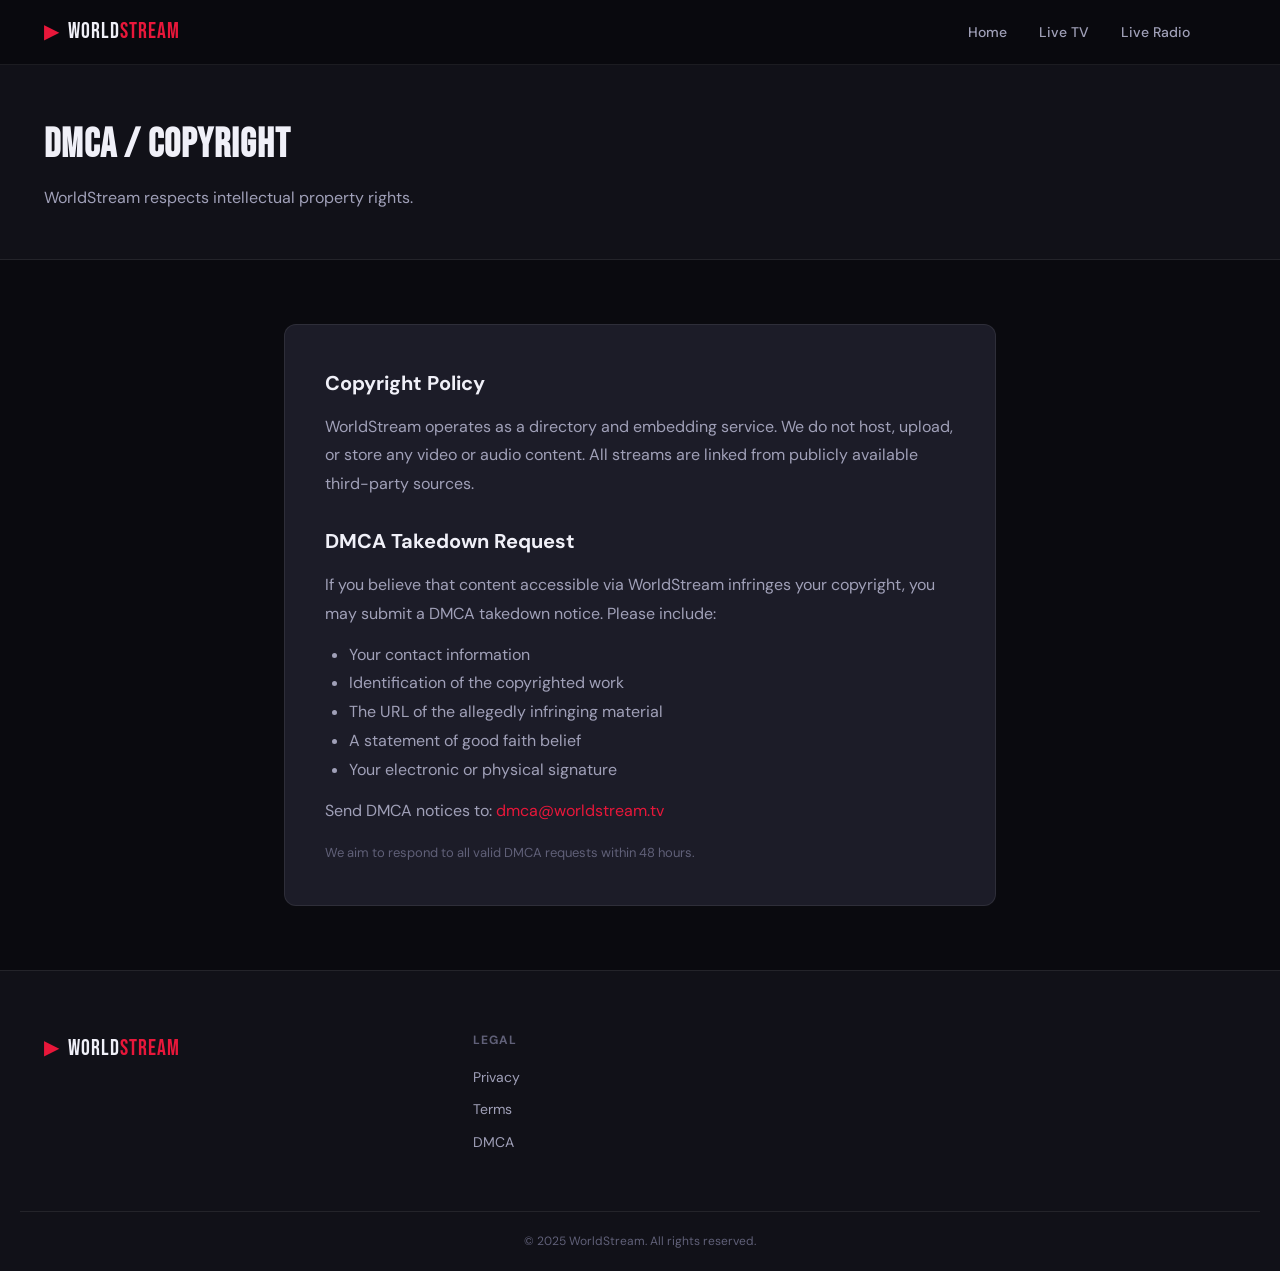
<file: pages/dmca.html>
<!DOCTYPE html>
<html lang="en">
<head>
  <meta charset="UTF-8" />
  <meta name="viewport" content="width=device-width, initial-scale=1.0" />
  <title>DMCA Notice – WorldStream</title>
  <link href="https://fonts.googleapis.com/css2?family=Bebas+Neue&family=DM+Sans:wght@300;400;500;700&display=swap" rel="stylesheet" />
  <link rel="stylesheet" href="../css/style.css" />
</head>
<body>
<header class="site-header">
  <div class="container header-inner">
    <a href="../index.html" class="logo"><span class="logo-icon">▶</span><span class="logo-text">World<em>Stream</em></span></a>
    <nav class="main-nav" id="mainNav">
      <a href="../index.html" class="nav-link">Home</a>
      <a href="tv.html" class="nav-link">Live TV</a>
      <a href="radio.html" class="nav-link">Live Radio</a>
    </nav>
    <div class="header-actions"><button class="hamburger" id="hamburger"><span></span><span></span><span></span></button></div>
  </div>
</header>

<section class="page-hero">
  <div class="container">
    <h1>DMCA / Copyright</h1>
    <p>WorldStream respects intellectual property rights.</p>
  </div>
</section>

<section class="section">
  <div class="container" style="max-width:760px;">
    <div style="background:var(--surface);border:1px solid var(--border);border-radius:var(--radius);padding:40px;line-height:1.8;color:var(--text2);">
      <h2 style="color:var(--text);font-size:20px;margin-bottom:12px;margin-top:0;">Copyright Policy</h2>
      <p>WorldStream operates as a directory and embedding service. We do not host, upload, or store any video or audio content. All streams are linked from publicly available third-party sources.</p>
      <h2 style="color:var(--text);font-size:20px;margin:24px 0 12px;">DMCA Takedown Request</h2>
      <p>If you believe that content accessible via WorldStream infringes your copyright, you may submit a DMCA takedown notice. Please include:</p>
      <ul style="margin:12px 0 12px 24px;color:var(--text2);">
        <li>Your contact information</li>
        <li>Identification of the copyrighted work</li>
        <li>The URL of the allegedly infringing material</li>
        <li>A statement of good faith belief</li>
        <li>Your electronic or physical signature</li>
      </ul>
      <p>Send DMCA notices to: <a href="mailto:dmca@worldstream.tv" style="color:var(--accent);">dmca@worldstream.tv</a></p>
      <p style="margin-top:16px;font-size:13px;color:var(--text3);">We aim to respond to all valid DMCA requests within 48 hours.</p>
    </div>
  </div>
</section>

<footer class="site-footer">
  <div class="container footer-inner">
    <div class="footer-brand"><a href="../index.html" class="logo"><span class="logo-icon">▶</span><span class="logo-text">World<em>Stream</em></span></a></div>
    <div class="footer-links">
      <div class="footer-col"><h4>Legal</h4><a href="privacy.html">Privacy</a><a href="terms.html">Terms</a><a href="dmca.html">DMCA</a></div>
    </div>
  </div>
  <div class="footer-bottom container"><p>© 2025 WorldStream. All rights reserved.</p></div>
</footer>
<script src="../js/data.js"></script>
<script src="../js/main.js"></script>
</body>
</html>
</file>
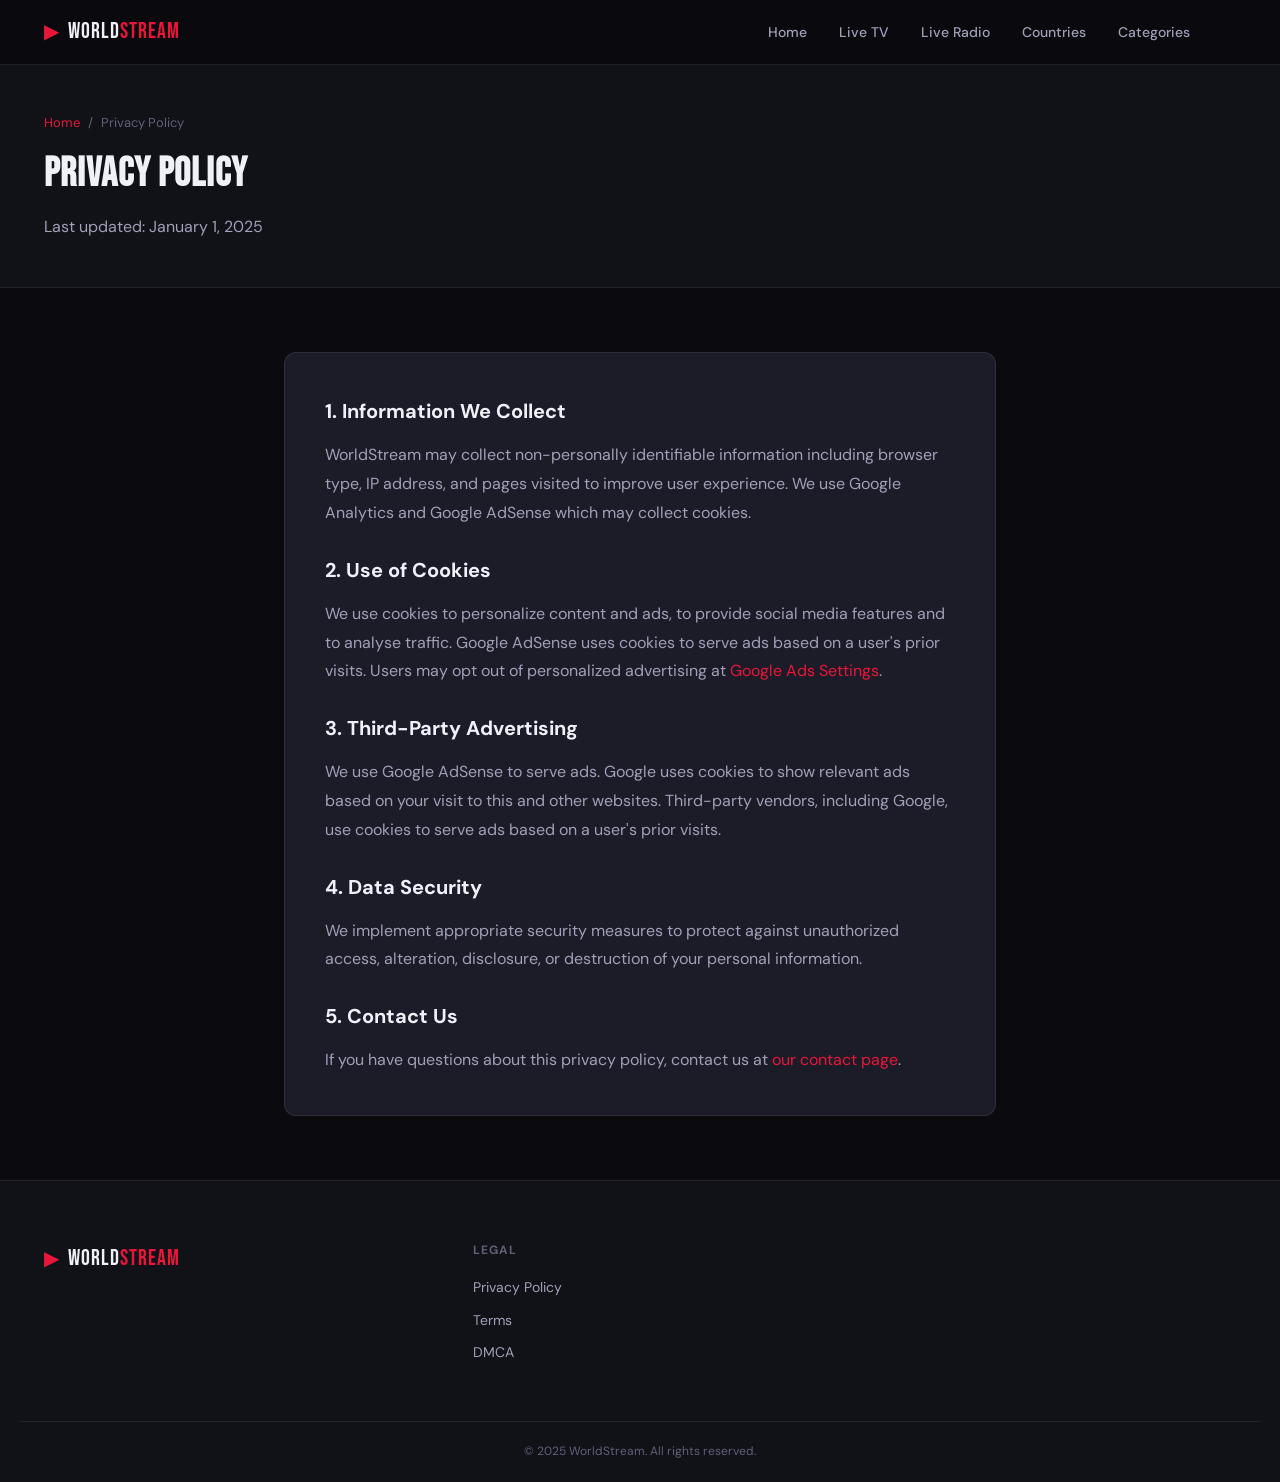
<file: pages/privacy.html>
<!DOCTYPE html>
<html lang="en">
<head>
  <meta charset="UTF-8" />
  <meta name="viewport" content="width=device-width, initial-scale=1.0" />
  <title>Privacy Policy – WorldStream</title>
  <meta name="description" content="WorldStream Privacy Policy. Learn how we collect, use, and protect your personal information." />
  <link href="https://fonts.googleapis.com/css2?family=Bebas+Neue&family=DM+Sans:wght@300;400;500;700&display=swap" rel="stylesheet" />
  <link rel="stylesheet" href="../css/style.css" />
</head>
<body>
<header class="site-header">
  <div class="container header-inner">
    <a href="../index.html" class="logo"><span class="logo-icon">▶</span><span class="logo-text">World<em>Stream</em></span></a>
    <nav class="main-nav" id="mainNav">
      <a href="../index.html" class="nav-link">Home</a>
      <a href="tv.html" class="nav-link">Live TV</a>
      <a href="radio.html" class="nav-link">Live Radio</a>
      <a href="countries.html" class="nav-link">Countries</a>
      <a href="categories.html" class="nav-link">Categories</a>
    </nav>
    <div class="header-actions"><button class="hamburger" id="hamburger"><span></span><span></span><span></span></button></div>
  </div>
</header>

<section class="page-hero">
  <div class="container">
    <div class="breadcrumb"><a href="../index.html">Home</a> <span>/</span> <span>Privacy Policy</span></div>
    <h1>Privacy Policy</h1>
    <p>Last updated: January 1, 2025</p>
  </div>
</section>

<section class="section">
  <div class="container" style="max-width:760px;">
    <div style="background:var(--surface);border:1px solid var(--border);border-radius:var(--radius);padding:40px;line-height:1.8;color:var(--text2);">
      <h2 style="color:var(--text);font-size:20px;margin-bottom:12px;margin-top:0;">1. Information We Collect</h2>
      <p>WorldStream may collect non-personally identifiable information including browser type, IP address, and pages visited to improve user experience. We use Google Analytics and Google AdSense which may collect cookies.</p>
      <h2 style="color:var(--text);font-size:20px;margin:24px 0 12px;">2. Use of Cookies</h2>
      <p>We use cookies to personalize content and ads, to provide social media features and to analyse traffic. Google AdSense uses cookies to serve ads based on a user's prior visits. Users may opt out of personalized advertising at <a href="https://www.google.com/settings/ads" style="color:var(--accent);">Google Ads Settings</a>.</p>
      <h2 style="color:var(--text);font-size:20px;margin:24px 0 12px;">3. Third-Party Advertising</h2>
      <p>We use Google AdSense to serve ads. Google uses cookies to show relevant ads based on your visit to this and other websites. Third-party vendors, including Google, use cookies to serve ads based on a user's prior visits.</p>
      <h2 style="color:var(--text);font-size:20px;margin:24px 0 12px;">4. Data Security</h2>
      <p>We implement appropriate security measures to protect against unauthorized access, alteration, disclosure, or destruction of your personal information.</p>
      <h2 style="color:var(--text);font-size:20px;margin:24px 0 12px;">5. Contact Us</h2>
      <p>If you have questions about this privacy policy, contact us at <a href="contact.html" style="color:var(--accent);">our contact page</a>.</p>
    </div>
  </div>
</section>

<footer class="site-footer">
  <div class="container footer-inner">
    <div class="footer-brand"><a href="../index.html" class="logo"><span class="logo-icon">▶</span><span class="logo-text">World<em>Stream</em></span></a></div>
    <div class="footer-links">
      <div class="footer-col"><h4>Legal</h4><a href="privacy.html">Privacy Policy</a><a href="terms.html">Terms</a><a href="dmca.html">DMCA</a></div>
    </div>
  </div>
  <div class="footer-bottom container"><p>© 2025 WorldStream. All rights reserved.</p></div>
</footer>
<script src="../js/data.js"></script>
<script src="../js/main.js"></script>
</body>
</html>
</file>
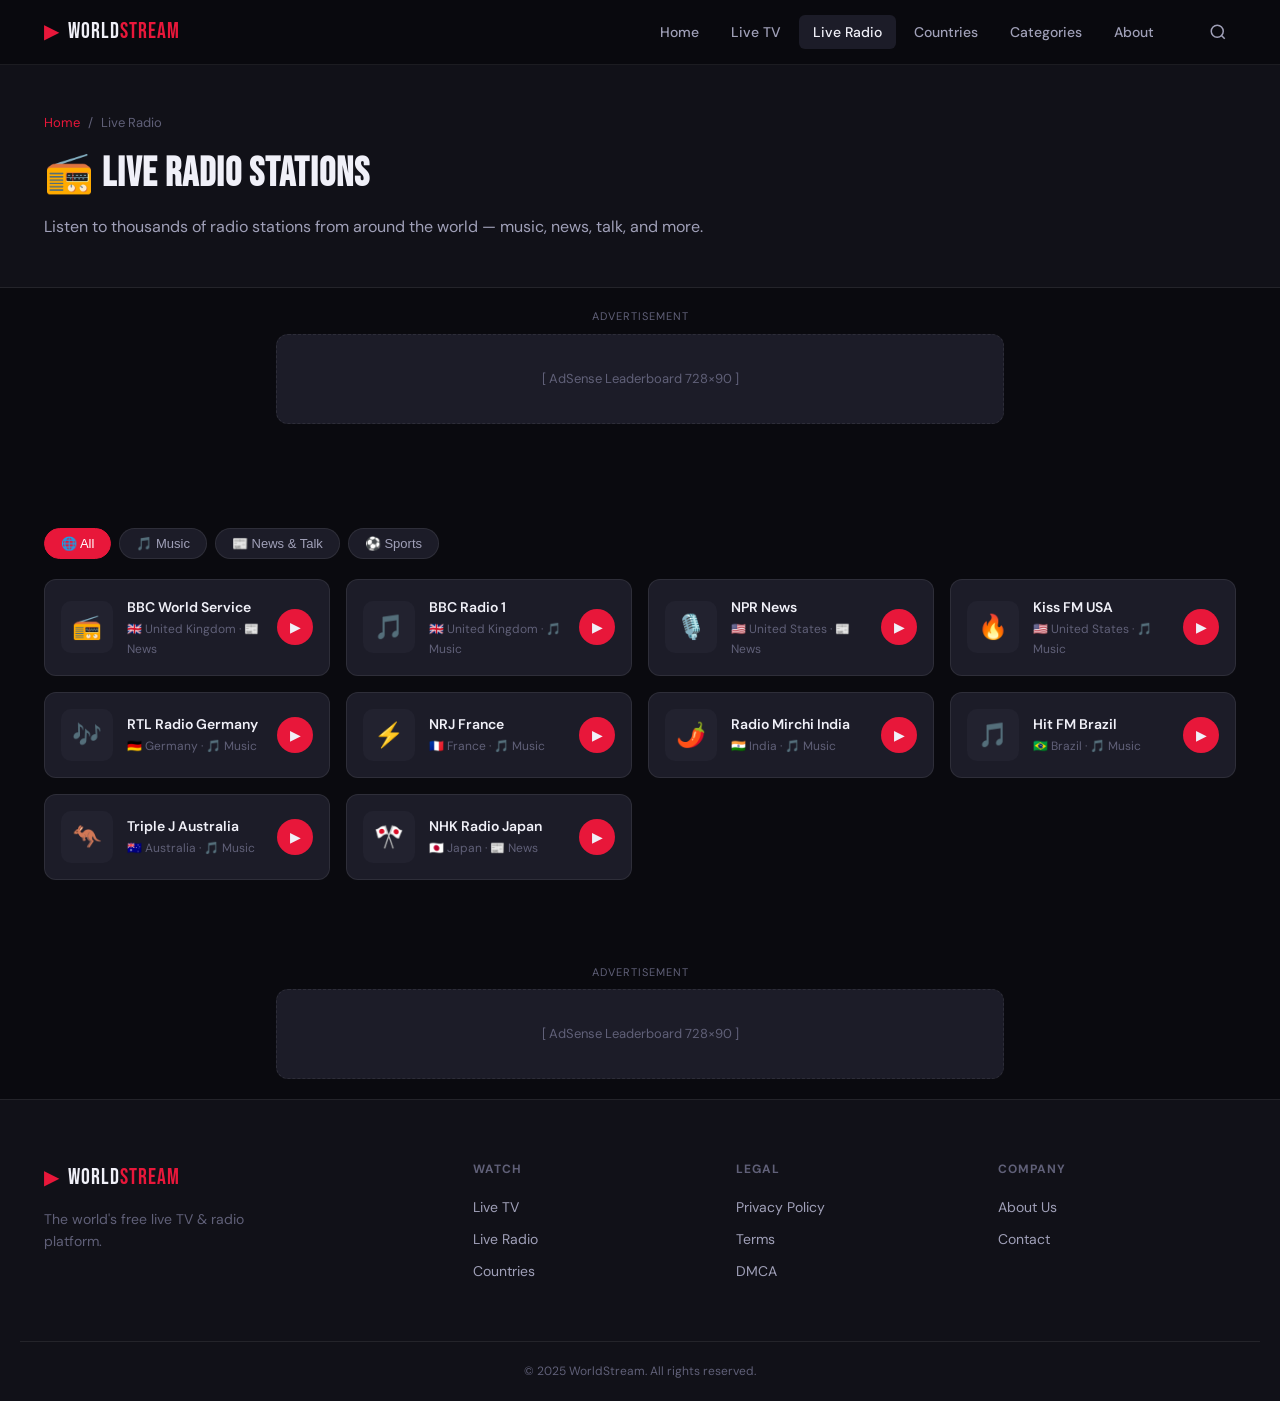
<file: pages/radio.html>
<!DOCTYPE html>
<html lang="en">
<head>
  <meta charset="UTF-8" />
  <meta name="viewport" content="width=device-width, initial-scale=1.0" />
  <title>Live Radio Stations – WorldStream</title>
  <meta name="description" content="Listen to live radio stations from the USA, UK, France, Germany, Australia, India and worldwide. Free online radio streaming." />
  <link href="https://fonts.googleapis.com/css2?family=Bebas+Neue&family=DM+Sans:wght@300;400;500;700&display=swap" rel="stylesheet" />
  <link rel="stylesheet" href="../css/style.css" />
</head>
<body>
<header class="site-header">
  <div class="container header-inner">
    <a href="../index.html" class="logo"><span class="logo-icon">▶</span><span class="logo-text">World<em>Stream</em></span></a>
    <nav class="main-nav" id="mainNav">
      <a href="../index.html" class="nav-link">Home</a>
      <a href="tv.html" class="nav-link">Live TV</a>
      <a href="radio.html" class="nav-link active">Live Radio</a>
      <a href="countries.html" class="nav-link">Countries</a>
      <a href="categories.html" class="nav-link">Categories</a>
      <a href="about.html" class="nav-link">About</a>
    </nav>
    <div class="header-actions">
      <button class="search-btn" id="searchToggle"><svg width="18" height="18" viewBox="0 0 24 24" fill="none" stroke="currentColor" stroke-width="2"><circle cx="11" cy="11" r="8"/><line x1="21" y1="21" x2="16.65" y2="16.65"/></svg></button>
      <button class="hamburger" id="hamburger"><span></span><span></span><span></span></button>
    </div>
  </div>
  <div class="search-bar" id="searchBar"><div class="container"><input type="text" id="searchInput" placeholder="Search radio stations…" /><button class="close-search" id="closeSearch">✕</button></div></div>
</header>

<section class="page-hero">
  <div class="container">
    <div class="breadcrumb"><a href="../index.html">Home</a> <span>/</span> <span>Live Radio</span></div>
    <h1>📻 Live Radio Stations</h1>
    <p>Listen to thousands of radio stations from around the world — music, news, talk, and more.</p>
  </div>
</section>

<div class="ad-container container">
  <div class="ad-label">Advertisement</div>
  <div class="ad-unit ad-leaderboard"><div class="ad-placeholder">[ AdSense Leaderboard 728×90 ]</div></div>
</div>

<section class="section">
  <div class="container">
    <div class="filter-bar">
      <button class="filter-btn active" data-filter="all">🌐 All</button>
      <button class="filter-btn" data-filter="music">🎵 Music</button>
      <button class="filter-btn" data-filter="news">📰 News & Talk</button>
      <button class="filter-btn" data-filter="sports">⚽ Sports</button>
    </div>
    <div class="radio-grid" id="radioPageGrid"></div>
  </div>
</section>

<div class="ad-container container">
  <div class="ad-label">Advertisement</div>
  <div class="ad-unit ad-leaderboard"><div class="ad-placeholder">[ AdSense Leaderboard 728×90 ]</div></div>
</div>

<footer class="site-footer">
  <div class="container footer-inner">
    <div class="footer-brand"><a href="../index.html" class="logo"><span class="logo-icon">▶</span><span class="logo-text">World<em>Stream</em></span></a><p>The world's free live TV & radio platform.</p></div>
    <div class="footer-links">
      <div class="footer-col"><h4>Watch</h4><a href="tv.html">Live TV</a><a href="radio.html">Live Radio</a><a href="countries.html">Countries</a></div>
      <div class="footer-col"><h4>Legal</h4><a href="privacy.html">Privacy Policy</a><a href="terms.html">Terms</a><a href="dmca.html">DMCA</a></div>
      <div class="footer-col"><h4>Company</h4><a href="about.html">About Us</a><a href="contact.html">Contact</a></div>
    </div>
  </div>
  <div class="footer-bottom container"><p>© 2025 WorldStream. All rights reserved.</p></div>
</footer>

<div class="player-modal" id="playerModal">
  <div class="player-overlay" id="playerOverlay"></div>
  <div class="player-box">
    <div class="player-header"><span class="player-title" id="playerTitle"></span><button class="player-close" id="playerClose">✕</button></div>
    <div class="player-body" id="playerBody"></div>
    <div class="player-footer"><span id="playerCountry"></span><span id="playerCategory"></span></div>
  </div>
</div>

<script src="../js/data.js"></script>
<script src="../js/main.js"></script>
</body>
</html>
</file>
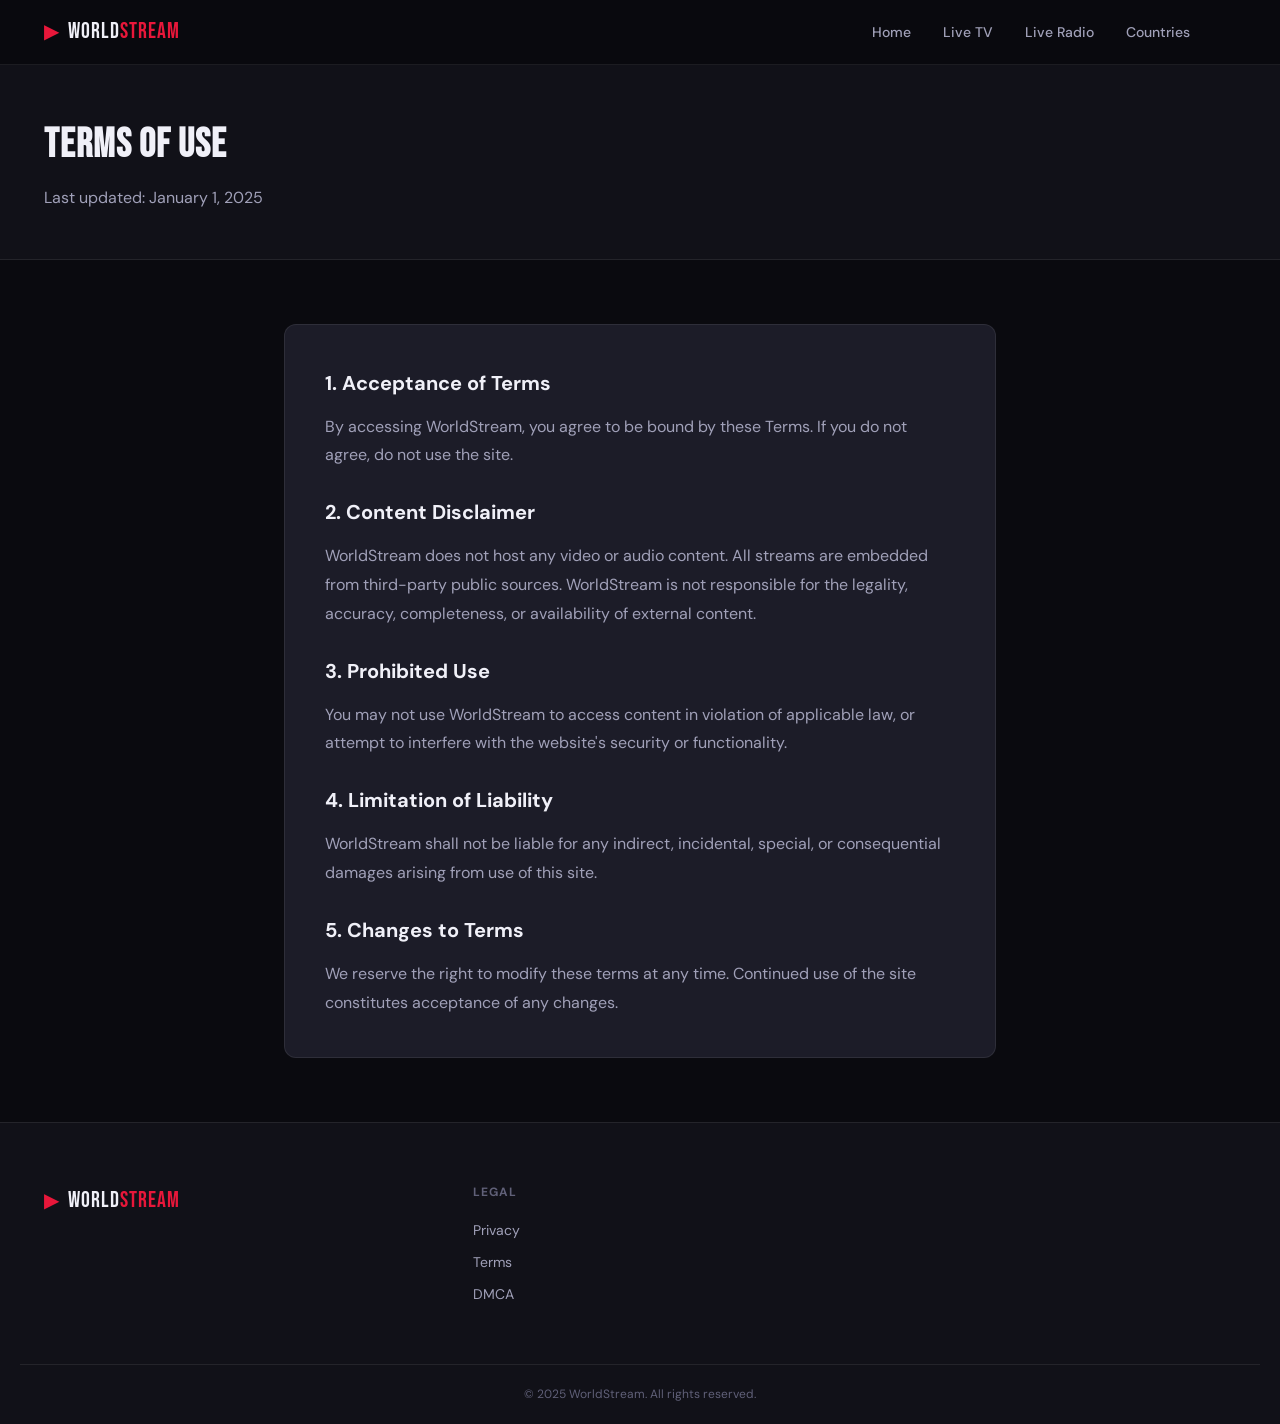
<file: pages/terms.html>
<!DOCTYPE html>
<html lang="en">
<head>
  <meta charset="UTF-8" />
  <meta name="viewport" content="width=device-width, initial-scale=1.0" />
  <title>Terms of Use – WorldStream</title>
  <link href="https://fonts.googleapis.com/css2?family=Bebas+Neue&family=DM+Sans:wght@300;400;500;700&display=swap" rel="stylesheet" />
  <link rel="stylesheet" href="../css/style.css" />
</head>
<body>
<header class="site-header">
  <div class="container header-inner">
    <a href="../index.html" class="logo"><span class="logo-icon">▶</span><span class="logo-text">World<em>Stream</em></span></a>
    <nav class="main-nav" id="mainNav">
      <a href="../index.html" class="nav-link">Home</a>
      <a href="tv.html" class="nav-link">Live TV</a>
      <a href="radio.html" class="nav-link">Live Radio</a>
      <a href="countries.html" class="nav-link">Countries</a>
    </nav>
    <div class="header-actions"><button class="hamburger" id="hamburger"><span></span><span></span><span></span></button></div>
  </div>
</header>

<section class="page-hero">
  <div class="container">
    <h1>Terms of Use</h1>
    <p>Last updated: January 1, 2025</p>
  </div>
</section>

<section class="section">
  <div class="container" style="max-width:760px;">
    <div style="background:var(--surface);border:1px solid var(--border);border-radius:var(--radius);padding:40px;line-height:1.8;color:var(--text2);">
      <h2 style="color:var(--text);font-size:20px;margin-bottom:12px;margin-top:0;">1. Acceptance of Terms</h2>
      <p>By accessing WorldStream, you agree to be bound by these Terms. If you do not agree, do not use the site.</p>
      <h2 style="color:var(--text);font-size:20px;margin:24px 0 12px;">2. Content Disclaimer</h2>
      <p>WorldStream does not host any video or audio content. All streams are embedded from third-party public sources. WorldStream is not responsible for the legality, accuracy, completeness, or availability of external content.</p>
      <h2 style="color:var(--text);font-size:20px;margin:24px 0 12px;">3. Prohibited Use</h2>
      <p>You may not use WorldStream to access content in violation of applicable law, or attempt to interfere with the website's security or functionality.</p>
      <h2 style="color:var(--text);font-size:20px;margin:24px 0 12px;">4. Limitation of Liability</h2>
      <p>WorldStream shall not be liable for any indirect, incidental, special, or consequential damages arising from use of this site.</p>
      <h2 style="color:var(--text);font-size:20px;margin:24px 0 12px;">5. Changes to Terms</h2>
      <p>We reserve the right to modify these terms at any time. Continued use of the site constitutes acceptance of any changes.</p>
    </div>
  </div>
</section>

<footer class="site-footer">
  <div class="container footer-inner">
    <div class="footer-brand"><a href="../index.html" class="logo"><span class="logo-icon">▶</span><span class="logo-text">World<em>Stream</em></span></a></div>
    <div class="footer-links">
      <div class="footer-col"><h4>Legal</h4><a href="privacy.html">Privacy</a><a href="terms.html">Terms</a><a href="dmca.html">DMCA</a></div>
    </div>
  </div>
  <div class="footer-bottom container"><p>© 2025 WorldStream. All rights reserved.</p></div>
</footer>
<script src="../js/data.js"></script>
<script src="../js/main.js"></script>
</body>
</html>
</file>
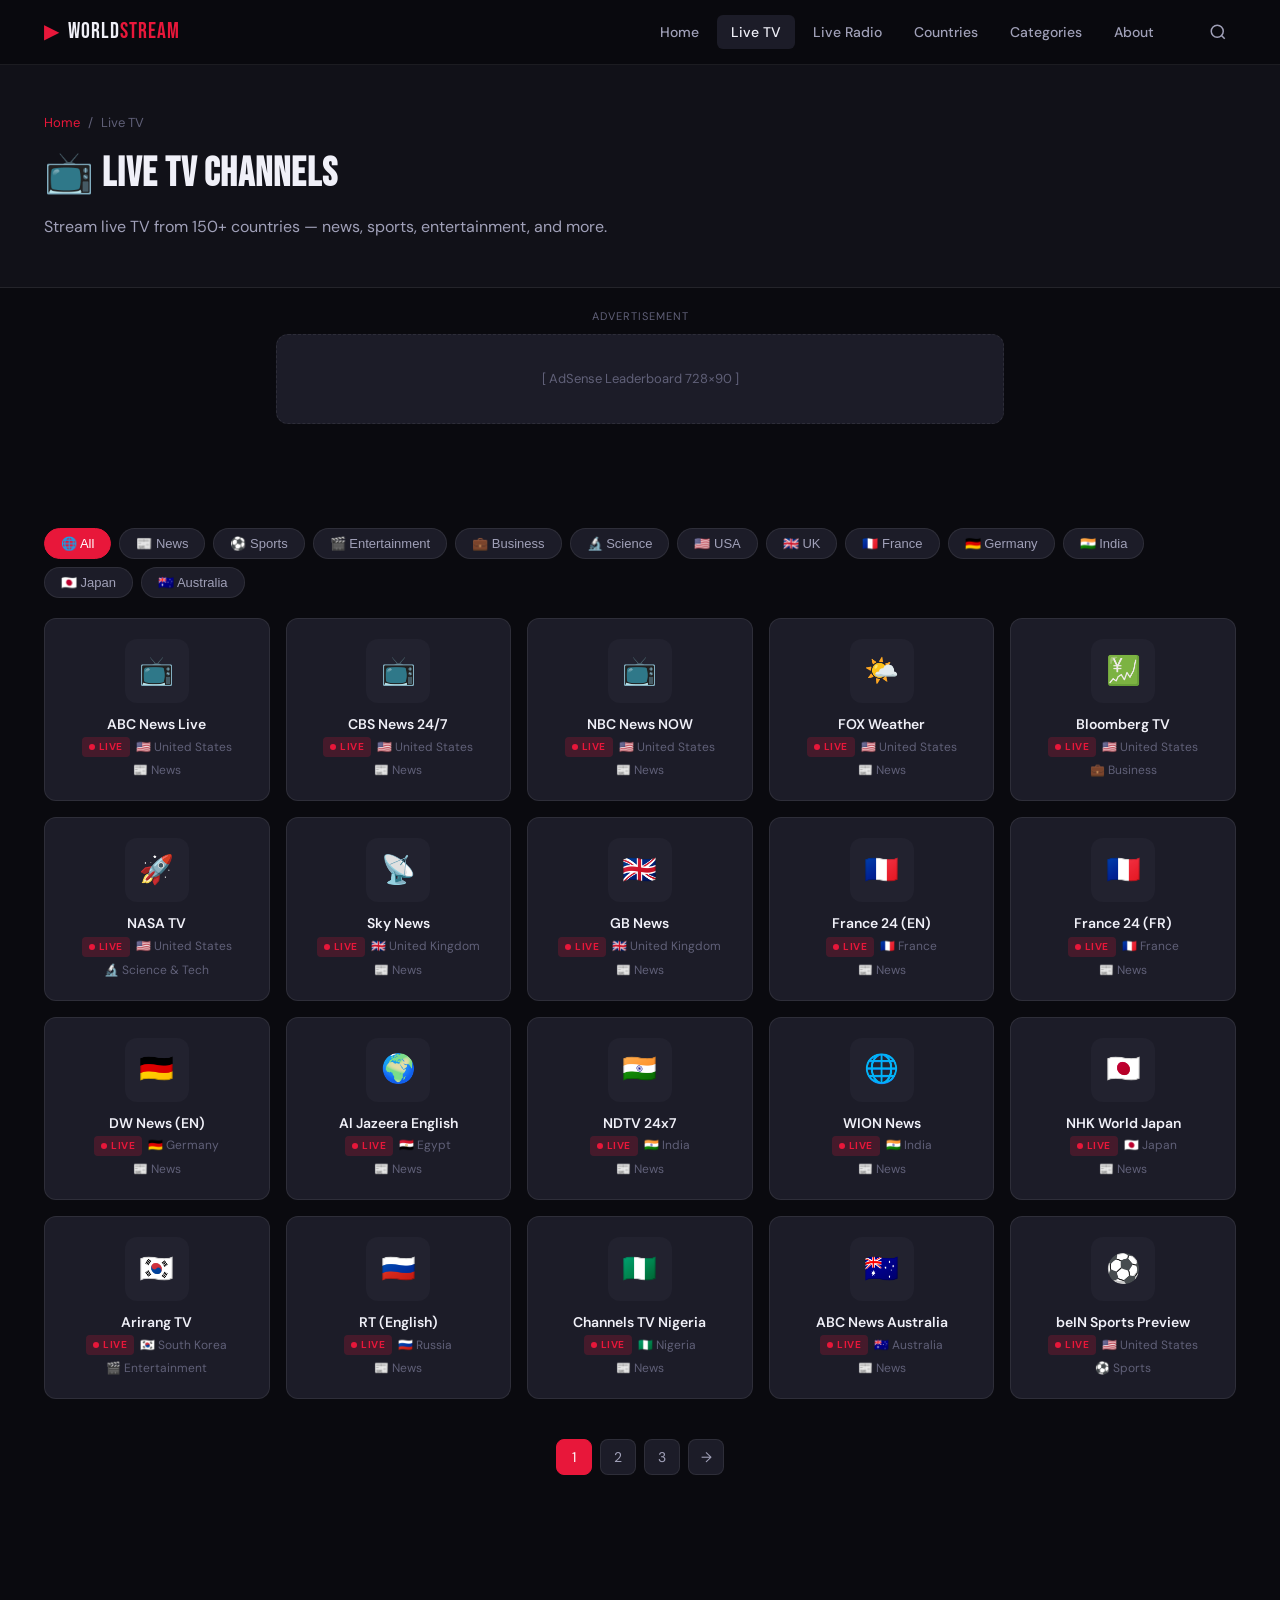
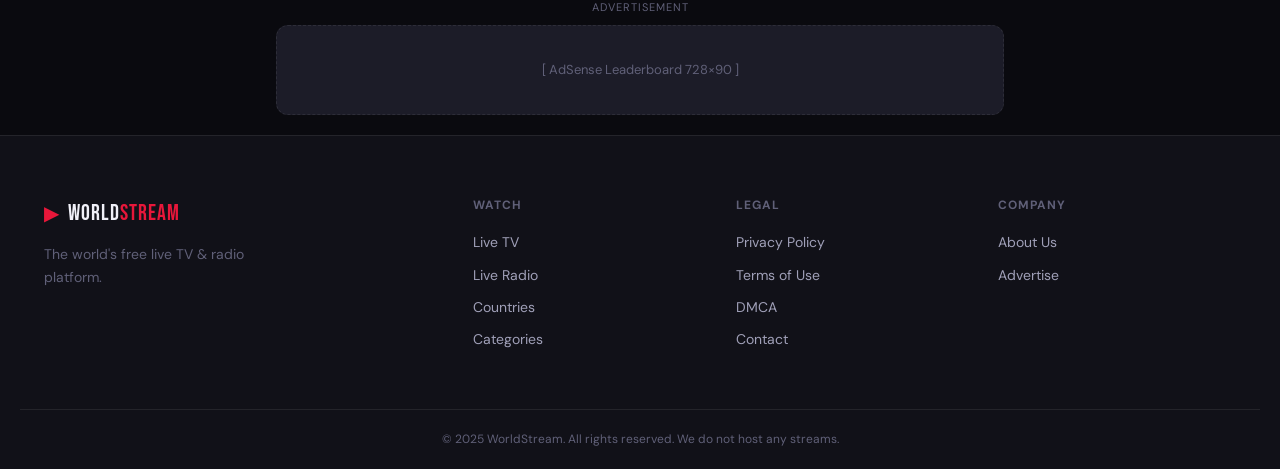
<file: pages/tv.html>
<!DOCTYPE html>
<html lang="en">
<head>
  <meta charset="UTF-8" />
  <meta name="viewport" content="width=device-width, initial-scale=1.0" />
  <title>Live TV Channels – WorldStream</title>
  <meta name="description" content="Watch thousands of live TV channels from the USA, UK, India, Germany, France, Australia, Japan and more. Free streaming." />
  <link href="https://fonts.googleapis.com/css2?family=Bebas+Neue&family=DM+Sans:wght@300;400;500;700&display=swap" rel="stylesheet" />
  <link rel="stylesheet" href="../css/style.css" />
</head>
<body>
<header class="site-header">
  <div class="container header-inner">
    <a href="../index.html" class="logo"><span class="logo-icon">▶</span><span class="logo-text">World<em>Stream</em></span></a>
    <nav class="main-nav" id="mainNav">
      <a href="../index.html" class="nav-link">Home</a>
      <a href="tv.html" class="nav-link active">Live TV</a>
      <a href="radio.html" class="nav-link">Live Radio</a>
      <a href="countries.html" class="nav-link">Countries</a>
      <a href="categories.html" class="nav-link">Categories</a>
      <a href="about.html" class="nav-link">About</a>
    </nav>
    <div class="header-actions">
      <button class="search-btn" id="searchToggle">
        <svg width="18" height="18" viewBox="0 0 24 24" fill="none" stroke="currentColor" stroke-width="2"><circle cx="11" cy="11" r="8"/><line x1="21" y1="21" x2="16.65" y2="16.65"/></svg>
      </button>
      <button class="hamburger" id="hamburger"><span></span><span></span><span></span></button>
    </div>
  </div>
  <div class="search-bar" id="searchBar">
    <div class="container">
      <input type="text" id="searchInput" placeholder="Search channels…" />
      <button class="close-search" id="closeSearch">✕</button>
    </div>
  </div>
</header>

<section class="page-hero">
  <div class="container">
    <div class="breadcrumb"><a href="../index.html">Home</a> <span>/</span> <span>Live TV</span></div>
    <h1>📺 Live TV Channels</h1>
    <p>Stream live TV from 150+ countries — news, sports, entertainment, and more.</p>
  </div>
</section>

<!-- Ad Top -->
<div class="ad-container container">
  <div class="ad-label">Advertisement</div>
  <div class="ad-unit ad-leaderboard"><div class="ad-placeholder">[ AdSense Leaderboard 728×90 ]</div></div>
</div>

<section class="section">
  <div class="container">
    <!-- Filter Bar -->
    <div class="filter-bar" id="tvFilterBar">
      <button class="filter-btn active" data-filter="all">🌐 All</button>
      <button class="filter-btn" data-filter="news">📰 News</button>
      <button class="filter-btn" data-filter="sports">⚽ Sports</button>
      <button class="filter-btn" data-filter="entertainment">🎬 Entertainment</button>
      <button class="filter-btn" data-filter="business">💼 Business</button>
      <button class="filter-btn" data-filter="science">🔬 Science</button>
      <button class="filter-btn" data-filter="us">🇺🇸 USA</button>
      <button class="filter-btn" data-filter="uk">🇬🇧 UK</button>
      <button class="filter-btn" data-filter="fr">🇫🇷 France</button>
      <button class="filter-btn" data-filter="de">🇩🇪 Germany</button>
      <button class="filter-btn" data-filter="in">🇮🇳 India</button>
      <button class="filter-btn" data-filter="jp">🇯🇵 Japan</button>
      <button class="filter-btn" data-filter="au">🇦🇺 Australia</button>
    </div>
    <div class="channels-grid" id="tvGrid"></div>
    <div class="pagination">
      <div class="page-num active">1</div>
      <div class="page-num">2</div>
      <div class="page-num">3</div>
      <div class="page-num">→</div>
    </div>
  </div>
</section>

<!-- Ad Bottom -->
<div class="ad-container container">
  <div class="ad-label">Advertisement</div>
  <div class="ad-unit ad-leaderboard"><div class="ad-placeholder">[ AdSense Leaderboard 728×90 ]</div></div>
</div>

<footer class="site-footer">
  <div class="container footer-inner">
    <div class="footer-brand">
      <a href="../index.html" class="logo"><span class="logo-icon">▶</span><span class="logo-text">World<em>Stream</em></span></a>
      <p>The world's free live TV & radio platform.</p>
    </div>
    <div class="footer-links">
      <div class="footer-col">
        <h4>Watch</h4>
        <a href="tv.html">Live TV</a>
        <a href="radio.html">Live Radio</a>
        <a href="countries.html">Countries</a>
        <a href="categories.html">Categories</a>
      </div>
      <div class="footer-col">
        <h4>Legal</h4>
        <a href="privacy.html">Privacy Policy</a>
        <a href="terms.html">Terms of Use</a>
        <a href="dmca.html">DMCA</a>
        <a href="contact.html">Contact</a>
      </div>
      <div class="footer-col">
        <h4>Company</h4>
        <a href="about.html">About Us</a>
        <a href="contact.html">Advertise</a>
      </div>
    </div>
  </div>
  <div class="footer-bottom container">
    <p>© 2025 WorldStream. All rights reserved. We do not host any streams.</p>
  </div>
</footer>

<div class="player-modal" id="playerModal">
  <div class="player-overlay" id="playerOverlay"></div>
  <div class="player-box">
    <div class="player-header">
      <span class="player-title" id="playerTitle"></span>
      <button class="player-close" id="playerClose">✕</button>
    </div>
    <div class="player-body" id="playerBody"></div>
    <div class="player-footer"><span id="playerCountry"></span><span id="playerCategory"></span></div>
  </div>
</div>

<script src="../js/data.js"></script>
<script src="../js/main.js"></script>
</body>
</html>
</file>
<file: css/style.css>
/* ===== WORLDSTREAM - MAIN STYLESHEET ===== */
:root {
  --bg: #0a0a0f;
  --bg2: #111118;
  --bg3: #16161f;
  --surface: #1c1c28;
  --surface2: #22222f;
  --border: rgba(255,255,255,0.08);
  --accent: #e8173a;
  --accent2: #ff6b35;
  --gold: #f5c518;
  --text: #f0f0f8;
  --text2: #a0a0b8;
  --text3: #606078;
  --radius: 12px;
  --radius-sm: 8px;
  --shadow: 0 8px 40px rgba(0,0,0,0.5);
  --font-display: 'Bebas Neue', sans-serif;
  --font-body: 'DM Sans', sans-serif;
  --transition: 0.2s ease;
}

*, *::before, *::after { box-sizing: border-box; margin: 0; padding: 0; }

html { scroll-behavior: smooth; }

body {
  background: var(--bg);
  color: var(--text);
  font-family: var(--font-body);
  font-size: 16px;
  line-height: 1.6;
  overflow-x: hidden;
}

a { color: inherit; text-decoration: none; }
img { max-width: 100%; display: block; }
button { cursor: pointer; border: none; background: none; }

.container {
  max-width: 1240px;
  margin: 0 auto;
  padding: 0 24px;
}

/* ===== HEADER ===== */
.site-header {
  position: sticky;
  top: 0;
  z-index: 1000;
  background: rgba(10,10,15,0.95);
  backdrop-filter: blur(20px);
  border-bottom: 1px solid var(--border);
}

.header-inner {
  display: flex;
  align-items: center;
  gap: 32px;
  height: 64px;
}

.logo {
  display: flex;
  align-items: center;
  gap: 8px;
  font-family: var(--font-display);
  font-size: 22px;
  letter-spacing: 1px;
  color: var(--text);
}
.logo-icon {
  color: var(--accent);
  font-size: 20px;
}
.logo em {
  color: var(--accent);
  font-style: normal;
}

.main-nav {
  display: flex;
  align-items: center;
  gap: 4px;
  margin-left: auto;
}
.nav-link {
  padding: 6px 14px;
  border-radius: 6px;
  font-size: 14px;
  font-weight: 500;
  color: var(--text2);
  transition: var(--transition);
}
.nav-link:hover, .nav-link.active {
  color: var(--text);
  background: var(--surface);
}

.header-actions {
  display: flex;
  align-items: center;
  gap: 8px;
}
.search-btn {
  display: flex;
  align-items: center;
  justify-content: center;
  width: 36px;
  height: 36px;
  border-radius: 8px;
  color: var(--text2);
  transition: var(--transition);
}
.search-btn:hover { background: var(--surface); color: var(--text); }

.hamburger {
  display: none;
  flex-direction: column;
  gap: 5px;
  padding: 8px;
}
.hamburger span {
  display: block;
  width: 22px;
  height: 2px;
  background: var(--text);
  border-radius: 2px;
  transition: var(--transition);
}

.search-bar {
  display: none;
  background: var(--bg2);
  border-top: 1px solid var(--border);
  padding: 12px 0;
}
.search-bar.open { display: block; }
.search-bar .container {
  display: flex;
  gap: 8px;
}
#searchInput {
  flex: 1;
  background: var(--surface);
  border: 1px solid var(--border);
  border-radius: 8px;
  color: var(--text);
  font-family: var(--font-body);
  font-size: 15px;
  padding: 10px 16px;
  outline: none;
}
#searchInput:focus { border-color: var(--accent); }
.close-search {
  color: var(--text2);
  font-size: 18px;
  padding: 8px 12px;
  border-radius: 8px;
  transition: var(--transition);
}
.close-search:hover { color: var(--text); background: var(--surface); }

/* ===== HERO ===== */
.hero {
  position: relative;
  min-height: 560px;
  display: flex;
  align-items: center;
  overflow: hidden;
}

.hero-bg {
  position: absolute;
  inset: 0;
  background: 
    radial-gradient(ellipse 80% 60% at 60% 40%, rgba(232,23,58,0.15) 0%, transparent 60%),
    radial-gradient(ellipse 60% 80% at 80% 80%, rgba(255,107,53,0.1) 0%, transparent 50%),
    linear-gradient(135deg, #0a0a0f 0%, #12121e 100%);
}
.hero-bg::after {
  content: '';
  position: absolute;
  inset: 0;
  background-image: 
    radial-gradient(circle at 1px 1px, rgba(255,255,255,0.04) 1px, transparent 0);
  background-size: 40px 40px;
}

.hero-content {
  position: relative;
  padding: 80px 24px;
  z-index: 1;
}

.hero-badge {
  display: inline-flex;
  align-items: center;
  gap: 6px;
  background: rgba(232,23,58,0.15);
  border: 1px solid rgba(232,23,58,0.3);
  border-radius: 50px;
  padding: 6px 16px;
  font-size: 13px;
  font-weight: 500;
  color: #ff6b6b;
  margin-bottom: 24px;
  animation: pulse-border 2s ease-in-out infinite;
}
@keyframes pulse-border {
  0%, 100% { border-color: rgba(232,23,58,0.3); }
  50% { border-color: rgba(232,23,58,0.7); }
}

.hero-title {
  font-family: var(--font-display);
  font-size: clamp(52px, 8vw, 88px);
  line-height: 1;
  letter-spacing: 2px;
  color: var(--text);
  margin-bottom: 20px;
}
.hero-title span { color: var(--accent); }

.hero-sub {
  font-size: 18px;
  color: var(--text2);
  max-width: 560px;
  margin-bottom: 36px;
  line-height: 1.7;
}

.hero-cta {
  display: flex;
  gap: 12px;
  flex-wrap: wrap;
  margin-bottom: 48px;
}

.btn {
  display: inline-flex;
  align-items: center;
  gap: 8px;
  padding: 14px 28px;
  border-radius: 10px;
  font-family: var(--font-body);
  font-size: 15px;
  font-weight: 600;
  transition: all 0.2s ease;
  letter-spacing: 0.3px;
}
.btn-primary {
  background: var(--accent);
  color: #fff;
}
.btn-primary:hover {
  background: #c90f30;
  transform: translateY(-2px);
  box-shadow: 0 8px 24px rgba(232,23,58,0.4);
}
.btn-outline {
  border: 2px solid var(--border);
  color: var(--text);
  background: rgba(255,255,255,0.04);
}
.btn-outline:hover {
  border-color: rgba(255,255,255,0.2);
  background: rgba(255,255,255,0.08);
  transform: translateY(-2px);
}

.hero-stats {
  display: flex;
  gap: 40px;
}
.stat {
  display: flex;
  flex-direction: column;
}
.stat strong {
  font-family: var(--font-display);
  font-size: 32px;
  color: var(--accent);
  line-height: 1;
}
.stat span {
  font-size: 13px;
  color: var(--text3);
  text-transform: uppercase;
  letter-spacing: 1px;
  margin-top: 4px;
}

/* ===== AD UNITS ===== */
.ad-container {
  padding: 20px 24px;
  text-align: center;
}
.ad-label {
  font-size: 11px;
  color: var(--text3);
  text-transform: uppercase;
  letter-spacing: 1px;
  margin-bottom: 8px;
}
.ad-placeholder {
  display: flex;
  align-items: center;
  justify-content: center;
  background: var(--surface);
  border: 1px dashed var(--border);
  border-radius: var(--radius);
  color: var(--text3);
  font-size: 13px;
  width: 100%;
}
.ad-leaderboard .ad-placeholder { height: 90px; max-width: 728px; margin: 0 auto; }
.ad-rectangle .ad-placeholder { height: 250px; max-width: 300px; margin: 0 auto; }
.ad-sidebar .ad-placeholder { height: 600px; width: 160px; }

/* ===== SECTIONS ===== */
.section {
  padding: 64px 0;
}
.section-dark {
  background: var(--bg2);
  border-top: 1px solid var(--border);
  border-bottom: 1px solid var(--border);
}

.section-header {
  display: flex;
  align-items: center;
  justify-content: space-between;
  margin-bottom: 28px;
}
.section-title {
  font-family: var(--font-display);
  font-size: 28px;
  letter-spacing: 1px;
  color: var(--text);
}
.text-center { text-align: center; margin-bottom: 40px; }

.see-all {
  font-size: 13px;
  font-weight: 600;
  color: var(--accent);
  transition: var(--transition);
}
.see-all:hover { color: #ff4060; }

/* ===== CHANNEL CARDS ===== */
.channels-grid {
  display: grid;
  grid-template-columns: repeat(auto-fill, minmax(200px, 1fr));
  gap: 16px;
}

.channel-card {
  background: var(--surface);
  border: 1px solid var(--border);
  border-radius: var(--radius);
  padding: 20px;
  cursor: pointer;
  transition: all 0.2s ease;
  display: flex;
  flex-direction: column;
  align-items: center;
  gap: 12px;
  position: relative;
  overflow: hidden;
}
.channel-card::before {
  content: '';
  position: absolute;
  inset: 0;
  background: linear-gradient(135deg, var(--accent) 0%, transparent 100%);
  opacity: 0;
  transition: 0.3s ease;
}
.channel-card:hover {
  border-color: rgba(232,23,58,0.4);
  transform: translateY(-4px);
  box-shadow: 0 12px 40px rgba(0,0,0,0.4);
}
.channel-card:hover::before { opacity: 0.05; }

.channel-logo {
  width: 64px;
  height: 64px;
  border-radius: 12px;
  object-fit: cover;
  background: var(--surface2);
  display: flex;
  align-items: center;
  justify-content: center;
  font-size: 28px;
  flex-shrink: 0;
}
.channel-info { text-align: center; width: 100%; }
.channel-name {
  font-size: 14px;
  font-weight: 600;
  color: var(--text);
  margin-bottom: 4px;
  line-height: 1.3;
}
.channel-meta {
  font-size: 12px;
  color: var(--text3);
  display: flex;
  align-items: center;
  justify-content: center;
  gap: 6px;
}
.live-badge {
  display: inline-flex;
  align-items: center;
  gap: 4px;
  background: rgba(232,23,58,0.2);
  color: var(--accent);
  border-radius: 4px;
  padding: 2px 7px;
  font-size: 10px;
  font-weight: 700;
  text-transform: uppercase;
  letter-spacing: 0.5px;
}
.live-badge::before {
  content: '';
  width: 6px;
  height: 6px;
  background: var(--accent);
  border-radius: 50%;
  animation: blink 1.2s ease-in-out infinite;
}
@keyframes blink {
  0%, 100% { opacity: 1; }
  50% { opacity: 0.2; }
}

/* ===== COUNTRIES GRID ===== */
.countries-grid {
  display: grid;
  grid-template-columns: repeat(auto-fill, minmax(160px, 1fr));
  gap: 12px;
}

.country-card {
  background: var(--surface);
  border: 1px solid var(--border);
  border-radius: var(--radius);
  padding: 16px;
  display: flex;
  align-items: center;
  gap: 12px;
  cursor: pointer;
  transition: all 0.2s ease;
  text-decoration: none;
}
.country-card:hover {
  border-color: rgba(232,23,58,0.3);
  background: var(--surface2);
  transform: translateY(-2px);
}
.country-flag { font-size: 28px; line-height: 1; }
.country-info {}
.country-name {
  font-size: 13px;
  font-weight: 600;
  color: var(--text);
  margin-bottom: 2px;
}
.country-count {
  font-size: 11px;
  color: var(--text3);
}

/* ===== CATEGORIES ===== */
.categories-grid {
  display: grid;
  grid-template-columns: repeat(auto-fill, minmax(140px, 1fr));
  gap: 12px;
}

.category-card {
  background: var(--surface);
  border: 1px solid var(--border);
  border-radius: var(--radius);
  padding: 20px 16px;
  display: flex;
  flex-direction: column;
  align-items: center;
  gap: 10px;
  cursor: pointer;
  transition: all 0.2s ease;
  text-decoration: none;
}
.category-card:hover {
  background: var(--surface2);
  border-color: rgba(232,23,58,0.3);
  transform: translateY(-3px);
}
.cat-icon { font-size: 32px; }
.cat-name {
  font-size: 13px;
  font-weight: 600;
  color: var(--text2);
  text-align: center;
}

/* ===== RADIO GRID ===== */
.radio-grid {
  display: grid;
  grid-template-columns: repeat(auto-fill, minmax(240px, 1fr));
  gap: 16px;
}

.radio-card {
  background: var(--surface);
  border: 1px solid var(--border);
  border-radius: var(--radius);
  padding: 16px;
  display: flex;
  align-items: center;
  gap: 14px;
  cursor: pointer;
  transition: all 0.2s ease;
}
.radio-card:hover {
  background: var(--surface2);
  border-color: rgba(232,23,58,0.3);
  transform: translateY(-2px);
}
.radio-icon {
  width: 52px;
  height: 52px;
  border-radius: 10px;
  background: var(--surface2);
  display: flex;
  align-items: center;
  justify-content: center;
  font-size: 24px;
  flex-shrink: 0;
}
.radio-name {
  font-size: 14px;
  font-weight: 600;
  color: var(--text);
  margin-bottom: 2px;
}
.radio-meta {
  font-size: 12px;
  color: var(--text3);
}
.play-btn {
  margin-left: auto;
  width: 36px;
  height: 36px;
  border-radius: 50%;
  background: var(--accent);
  display: flex;
  align-items: center;
  justify-content: center;
  font-size: 14px;
  flex-shrink: 0;
  transition: 0.2s;
}
.play-btn:hover { background: #c90f30; transform: scale(1.1); }

/* ===== FEATURES ===== */
.features-section { background: var(--bg3); }
.features-grid {
  display: grid;
  grid-template-columns: repeat(auto-fill, minmax(220px, 1fr));
  gap: 20px;
  margin-top: 40px;
}
.feature-card {
  background: var(--surface);
  border: 1px solid var(--border);
  border-radius: var(--radius);
  padding: 28px 24px;
  text-align: center;
}
.feature-icon { font-size: 36px; margin-bottom: 12px; }
.feature-card h3 {
  font-size: 17px;
  font-weight: 700;
  color: var(--text);
  margin-bottom: 8px;
}
.feature-card p {
  font-size: 14px;
  color: var(--text2);
  line-height: 1.6;
}

/* ===== FOOTER ===== */
.site-footer {
  background: var(--bg2);
  border-top: 1px solid var(--border);
  padding-top: 60px;
}
.footer-inner {
  display: grid;
  grid-template-columns: 1fr 2fr;
  gap: 48px;
  padding-bottom: 48px;
}
.footer-brand p {
  font-size: 14px;
  color: var(--text3);
  margin-top: 12px;
  max-width: 220px;
  line-height: 1.6;
}
.footer-links {
  display: grid;
  grid-template-columns: repeat(3, 1fr);
  gap: 24px;
}
.footer-col h4 {
  font-size: 12px;
  font-weight: 700;
  text-transform: uppercase;
  letter-spacing: 1px;
  color: var(--text3);
  margin-bottom: 16px;
}
.footer-col a {
  display: block;
  font-size: 14px;
  color: var(--text2);
  margin-bottom: 10px;
  transition: var(--transition);
}
.footer-col a:hover { color: var(--accent); }

.footer-bottom {
  border-top: 1px solid var(--border);
  padding: 20px 24px;
  text-align: center;
  font-size: 12px;
  color: var(--text3);
}

/* ===== PLAYER MODAL ===== */
.player-modal {
  display: none;
  position: fixed;
  inset: 0;
  z-index: 9999;
  align-items: center;
  justify-content: center;
}
.player-modal.open { display: flex; }
.player-overlay {
  position: absolute;
  inset: 0;
  background: rgba(0,0,0,0.85);
  backdrop-filter: blur(6px);
}
.player-box {
  position: relative;
  z-index: 1;
  background: var(--bg2);
  border: 1px solid var(--border);
  border-radius: 16px;
  width: 95%;
  max-width: 900px;
  overflow: hidden;
  box-shadow: 0 24px 80px rgba(0,0,0,0.7);
}
.player-header {
  display: flex;
  align-items: center;
  justify-content: space-between;
  padding: 16px 20px;
  border-bottom: 1px solid var(--border);
  background: var(--bg3);
}
.player-title {
  font-family: var(--font-display);
  font-size: 20px;
  letter-spacing: 1px;
}
.player-close {
  color: var(--text2);
  font-size: 20px;
  padding: 4px 8px;
  border-radius: 6px;
  transition: 0.2s;
}
.player-close:hover { background: var(--surface); color: var(--text); }
.player-body {
  position: relative;
  width: 100%;
  padding-top: 56.25%;
  background: #000;
}
.player-body iframe, .player-body audio {
  position: absolute;
  inset: 0;
  width: 100%;
  height: 100%;
}
.player-body audio {
  padding: 20px;
  height: auto;
  top: 50%;
  transform: translateY(-50%);
  padding-top: 20px;
}
.player-footer {
  display: flex;
  gap: 12px;
  padding: 12px 20px;
  border-top: 1px solid var(--border);
  font-size: 13px;
  color: var(--text3);
}

/* ===== PAGE HERO (inner pages) ===== */
.page-hero {
  background: var(--bg2);
  border-bottom: 1px solid var(--border);
  padding: 48px 0;
}
.page-hero h1 {
  font-family: var(--font-display);
  font-size: 40px;
  letter-spacing: 1px;
  margin-bottom: 8px;
}
.page-hero p { font-size: 16px; color: var(--text2); }

/* ===== FILTER BAR ===== */
.filter-bar {
  display: flex;
  gap: 8px;
  flex-wrap: wrap;
  padding: 20px 0;
}
.filter-btn {
  padding: 7px 16px;
  border-radius: 50px;
  font-size: 13px;
  font-weight: 500;
  background: var(--surface);
  border: 1px solid var(--border);
  color: var(--text2);
  cursor: pointer;
  transition: 0.2s;
}
.filter-btn:hover, .filter-btn.active {
  background: var(--accent);
  border-color: var(--accent);
  color: #fff;
}

/* ===== BREADCRUMB ===== */
.breadcrumb {
  display: flex;
  align-items: center;
  gap: 8px;
  font-size: 13px;
  color: var(--text3);
  margin-bottom: 8px;
}
.breadcrumb a { color: var(--accent); }
.breadcrumb span { color: var(--text3); }

/* ===== PAGINATION ===== */
.pagination {
  display: flex;
  justify-content: center;
  gap: 8px;
  padding: 40px 0;
}
.page-num {
  width: 36px;
  height: 36px;
  border-radius: 8px;
  display: flex;
  align-items: center;
  justify-content: center;
  background: var(--surface);
  border: 1px solid var(--border);
  font-size: 14px;
  color: var(--text2);
  cursor: pointer;
  transition: 0.2s;
}
.page-num:hover, .page-num.active {
  background: var(--accent);
  border-color: var(--accent);
  color: #fff;
}

/* ===== RESPONSIVE ===== */
@media (max-width: 900px) {
  .main-nav { display: none; }
  .main-nav.open {
    display: flex;
    flex-direction: column;
    position: fixed;
    top: 64px;
    left: 0;
    right: 0;
    background: var(--bg);
    border-bottom: 1px solid var(--border);
    padding: 16px;
    gap: 4px;
    z-index: 999;
  }
  .hamburger { display: flex; }
  .footer-inner { grid-template-columns: 1fr; gap: 32px; }
  .footer-links { grid-template-columns: repeat(2, 1fr); }
  .hero-content { padding: 60px 24px; }
}

@media (max-width: 600px) {
  .hero-stats { gap: 24px; }
  .footer-links { grid-template-columns: 1fr; }
  .channels-grid { grid-template-columns: repeat(2, 1fr); }
  .countries-grid { grid-template-columns: repeat(2, 1fr); }
  .player-box { width: 100%; border-radius: 16px 16px 0 0; margin-top: auto; }
  .player-modal.open { align-items: flex-end; }
}

/* ===== SCROLLBAR ===== */
::-webkit-scrollbar { width: 6px; }
::-webkit-scrollbar-track { background: var(--bg); }
::-webkit-scrollbar-thumb { background: var(--surface2); border-radius: 3px; }
::-webkit-scrollbar-thumb:hover { background: var(--accent); }
</file>
